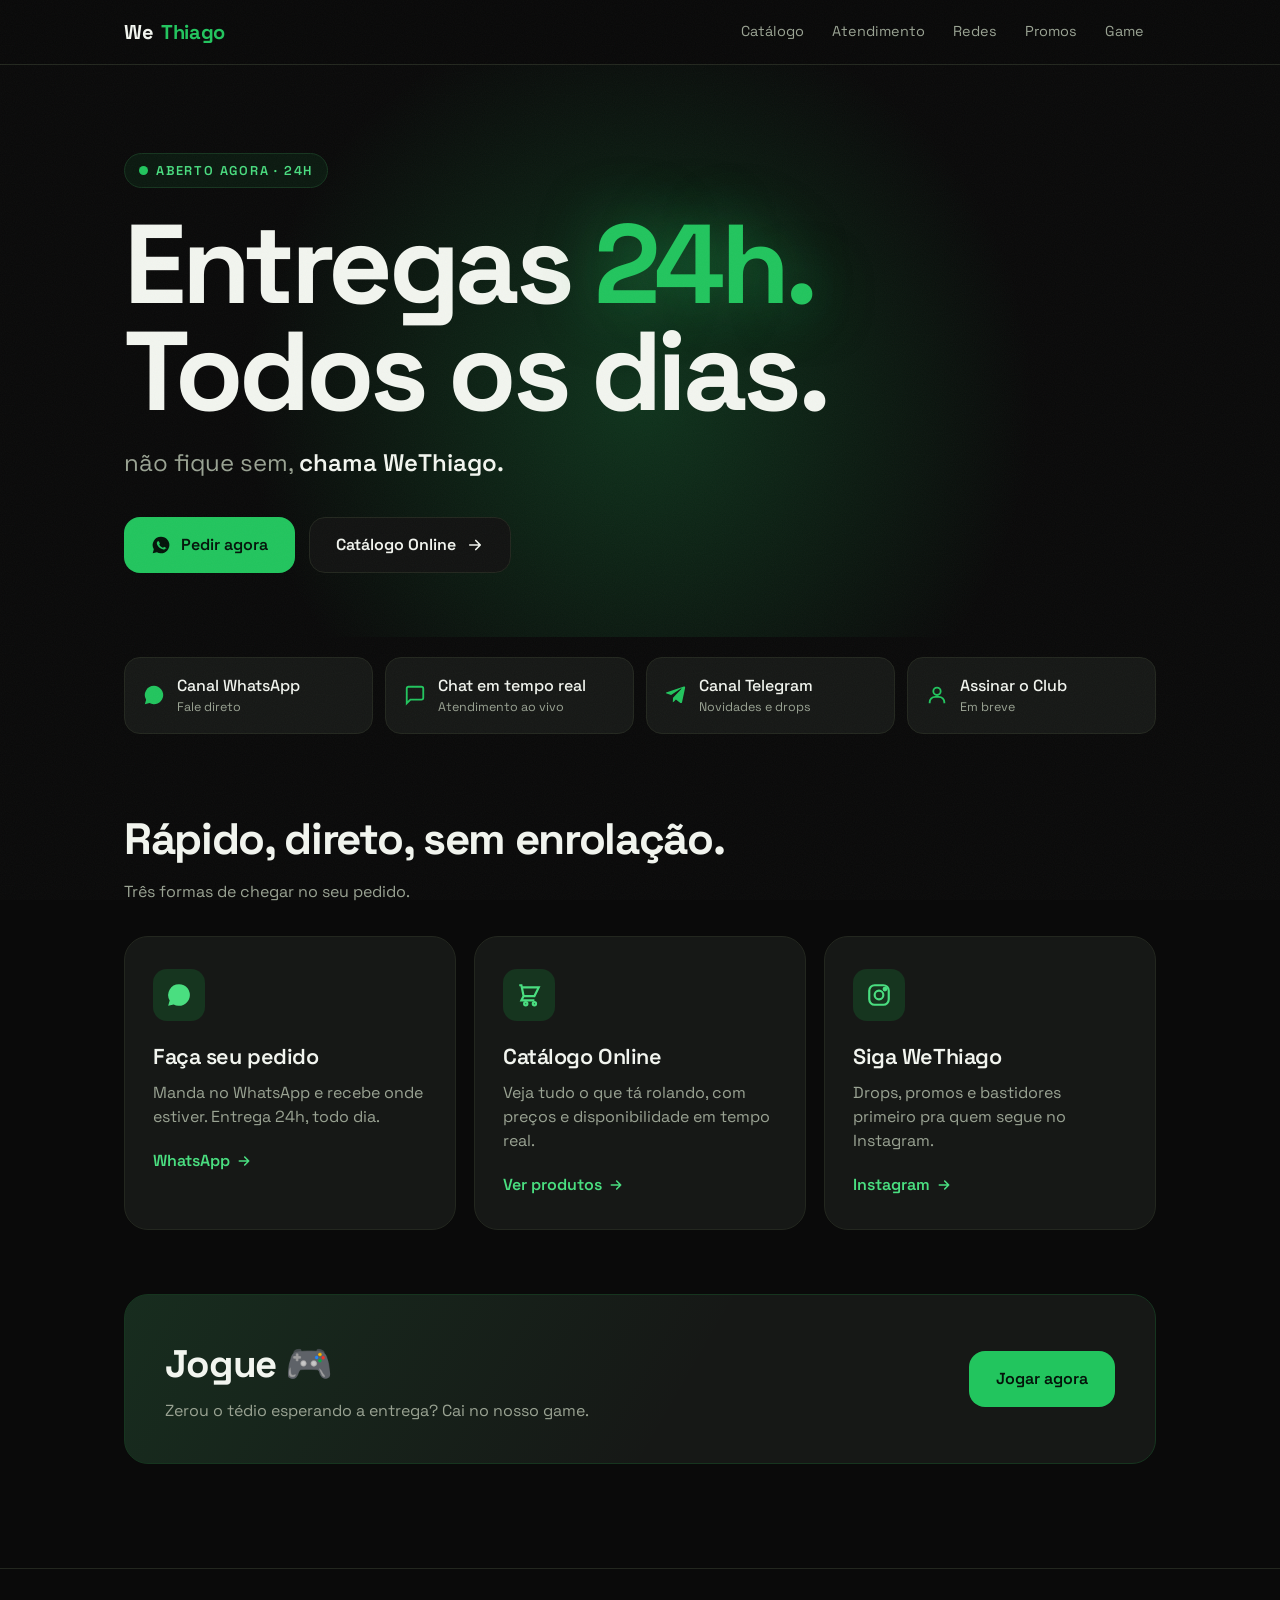
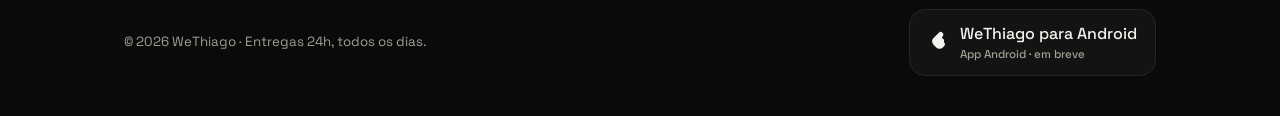
<file: index.html>
<!DOCTYPE html>
<html lang="pt-BR">
<head>
  <meta charset="UTF-8" />
  <meta name="viewport" content="width=device-width, initial-scale=1.0" />
  <title>WeThiago — Entregas 24h. Todos os dias.</title>
  <meta name="description" content="WeThiago: entregas 24h, todos os dias. Faça seu pedido pelo WhatsApp, veja o catálogo online e siga nas redes." />
  <link rel="preconnect" href="https://fonts.googleapis.com" />
  <link rel="preconnect" href="https://fonts.gstatic.com" crossorigin />
  <link href="https://fonts.googleapis.com/css2?family=Space+Grotesk:wght@400;500;600;700&display=swap" rel="stylesheet" />
  <link rel="stylesheet" href="style.css" />
</head>
<body>

  <!-- NAV -->
  <header class="nav">
    <div class="wrap nav__inner">
      <a href="index.html" class="brand">We<span class="dot">Thiago</span></a>
      <nav class="nav__links" id="navLinks">
        <a href="catalogo.html">Catálogo</a>
        <a href="atendimento.html">Atendimento</a>
        <a href="https://www.instagram.com/wethiago" target="_blank" rel="noopener">Redes</a>
        <a href="promos.html">Promos</a>
        <a href="game.html">Game</a>
      </nav>
      <button class="nav__burger" id="burger" aria-label="Abrir menu" aria-expanded="false">
        <svg width="26" height="26" viewBox="0 0 24 24" fill="none" stroke="currentColor" stroke-width="2" stroke-linecap="round"><line x1="4" y1="7" x2="20" y2="7"/><line x1="4" y1="12" x2="20" y2="12"/><line x1="4" y1="17" x2="20" y2="17"/></svg>
      </button>
    </div>
  </header>

  <!-- HERO -->
  <section class="hero">
    <div class="hero__glow"></div>
    <div class="wrap">
      <span class="eyebrow reveal"><span class="pulse"></span> Aberto agora · 24h</span>
      <h1 class="reveal">Entregas <span class="accent">24h.</span><br />Todos os dias.</h1>
      <p class="hero__tag reveal">não fique sem, <em>chama WeThiago.</em></p>
      <div class="hero__cta reveal">
        <a class="btn btn--primary" href="https://wa.me/5500000000000" target="_blank" rel="noopener">
          <svg width="20" height="20" viewBox="0 0 24 24" fill="currentColor"><path d="M12 2a10 10 0 0 0-8.6 15.1L2 22l5.1-1.3A10 10 0 1 0 12 2Zm5.3 14.1c-.2.6-1.3 1.2-1.8 1.2-.5.1-1 .1-1.6-.1-.4-.1-.9-.3-1.5-.6-2.6-1.1-4.3-3.8-4.4-4-.1-.2-1-1.4-1-2.6s.6-1.8.9-2.1c.2-.2.5-.3.7-.3h.5c.2 0 .4 0 .6.5l.8 1.9c.1.2.1.4 0 .5l-.4.6c-.2.2-.3.4-.1.7.2.3.8 1.3 1.7 2.1 1.2 1 2.1 1.3 2.4 1.5.2.1.4.1.6-.1l.7-.9c.2-.2.4-.2.6-.1l1.9.9c.2.1.4.2.4.3.1.2.1.7-.1 1.1Z"/></svg>
          Pedir agora
        </a>
        <a class="btn btn--ghost" href="catalogo.html">
          Catálogo Online
          <svg width="18" height="18" viewBox="0 0 24 24" fill="none" stroke="currentColor" stroke-width="2.2" stroke-linecap="round" stroke-linejoin="round"><path d="M5 12h14M13 6l6 6-6 6"/></svg>
        </a>
      </div>
    </div>
  </section>

  <!-- CHANNELS -->
  <section class="channels">
    <div class="wrap">
      <div class="channels__grid">
        <a class="chan reveal" href="https://wa.me/5500000000000" target="_blank" rel="noopener">
          <svg width="22" height="22" viewBox="0 0 24 24" fill="currentColor"><path d="M12 2a10 10 0 0 0-8.6 15.1L2 22l5.1-1.3A10 10 0 1 0 12 2Z"/></svg>
          <span>Canal WhatsApp<small>Fale direto</small></span>
        </a>
        <a class="chan reveal" href="atendimento.html">
          <svg width="22" height="22" viewBox="0 0 24 24" fill="none" stroke="currentColor" stroke-width="2"><path d="M21 15a2 2 0 0 1-2 2H7l-4 4V5a2 2 0 0 1 2-2h14a2 2 0 0 1 2 2z"/></svg>
          <span>Chat em tempo real<small>Atendimento ao vivo</small></span>
        </a>
        <a class="chan reveal" href="https://t.me/wethiago" target="_blank" rel="noopener">
          <svg width="22" height="22" viewBox="0 0 24 24" fill="currentColor"><path d="m21.9 4.3-3.3 15.5c-.2 1-.9 1.3-1.8.8l-4.9-3.6-2.4 2.3c-.3.3-.5.5-1 .5l.3-4.9L18 5.2c.4-.3-.1-.5-.6-.2L6.6 11.9l-4.8-1.5c-1-.3-1-1 .2-1.5L20.6 2.7c.9-.3 1.6.2 1.3 1.6Z"/></svg>
          <span>Canal Telegram<small>Novidades e drops</small></span>
        </a>
        <span class="chan chan--soon reveal">
          <svg width="22" height="22" viewBox="0 0 24 24" fill="none" stroke="currentColor" stroke-width="2"><circle cx="12" cy="8" r="4"/><path d="M4 21v-1a6 6 0 0 1 6-6h4a6 6 0 0 1 6 6v1"/></svg>
          <span>Assinar o Club<small>Em breve</small></span>
        </span>
      </div>
    </div>
  </section>

  <!-- FEATURES -->
  <section class="section" id="pedido">
    <div class="wrap">
      <div class="section__head reveal">
        <h2>Rápido, direto, sem enrolação.</h2>
        <p>Três formas de chegar no seu pedido.</p>
      </div>
      <div class="features">
        <article class="card reveal">
          <div class="card__icon">
            <svg width="26" height="26" viewBox="0 0 24 24" fill="currentColor"><path d="M12 2a10 10 0 0 0-8.6 15.1L2 22l5.1-1.3A10 10 0 1 0 12 2Z"/></svg>
          </div>
          <h3>Faça seu pedido</h3>
          <p>Manda no WhatsApp e recebe onde estiver. Entrega 24h, todo dia.</p>
          <a class="card__link" href="https://wa.me/5500000000000" target="_blank" rel="noopener">WhatsApp
            <svg width="16" height="16" viewBox="0 0 24 24" fill="none" stroke="currentColor" stroke-width="2.4" stroke-linecap="round" stroke-linejoin="round"><path d="M5 12h14M13 6l6 6-6 6"/></svg>
          </a>
        </article>
        <article class="card reveal">
          <div class="card__icon">
            <svg width="26" height="26" viewBox="0 0 24 24" fill="none" stroke="currentColor" stroke-width="2"><path d="M3 3h2l.4 2M7 13h10l4-8H5.4M7 13 5.4 5M7 13l-2 4h12"/><circle cx="9" cy="20" r="1.5"/><circle cx="17" cy="20" r="1.5"/></svg>
          </div>
          <h3>Catálogo Online</h3>
          <p>Veja tudo o que tá rolando, com preços e disponibilidade em tempo real.</p>
          <a class="card__link" href="catalogo.html">Ver produtos
            <svg width="16" height="16" viewBox="0 0 24 24" fill="none" stroke="currentColor" stroke-width="2.4" stroke-linecap="round" stroke-linejoin="round"><path d="M5 12h14M13 6l6 6-6 6"/></svg>
          </a>
        </article>
        <article class="card reveal">
          <div class="card__icon">
            <svg width="26" height="26" viewBox="0 0 24 24" fill="none" stroke="currentColor" stroke-width="2"><rect x="3" y="3" width="18" height="18" rx="5"/><circle cx="12" cy="12" r="4"/><circle cx="17.5" cy="6.5" r="1.2" fill="currentColor"/></svg>
          </div>
          <h3>Siga WeThiago</h3>
          <p>Drops, promos e bastidores primeiro pra quem segue no Instagram.</p>
          <a class="card__link" href="https://www.instagram.com/wethiago" target="_blank" rel="noopener">Instagram
            <svg width="16" height="16" viewBox="0 0 24 24" fill="none" stroke="currentColor" stroke-width="2.4" stroke-linecap="round" stroke-linejoin="round"><path d="M5 12h14M13 6l6 6-6 6"/></svg>
          </a>
        </article>
      </div>
    </div>
  </section>

  <!-- GAME -->
  <section class="section" id="game" style="padding-top:0">
    <div class="wrap">
      <div class="game reveal">
        <div class="game__txt">
          <h3>Jogue 🎮</h3>
          <p>Zerou o tédio esperando a entrega? Cai no nosso game.</p>
        </div>
        <a class="btn btn--primary" href="game.html">Jogar agora</a>
      </div>
    </div>
  </section>

  <!-- FOOTER -->
  <footer class="footer">
    <div class="wrap footer__inner">
      <small>© <span id="year"></span> WeThiago · Entregas 24h, todos os dias.</small>
      <a class="badge" href="game.html">
        <svg width="22" height="22" viewBox="0 0 24 24" fill="currentColor"><path d="M17.5 9.5 15 7l1.2-1.2a3 3 0 0 0-4.2-4.2L10.7 3 6 7.7c-2 2-2 5.2 0 7.2l3 3c2 2 5.2 2 7.2 0l1.3-1.3a3 3 0 0 0 0-4.2ZM7 17l-3 3"/></svg>
        <span>WeThiago para Android<small>App Android · em breve</small></span>
      </a>
    </div>
  </footer>

  <script>
    document.getElementById('year').textContent = new Date().getFullYear();

    // Mobile menu
    const burger = document.getElementById('burger');
    const links = document.getElementById('navLinks');
    burger.addEventListener('click', () => {
      const open = links.classList.toggle('open');
      burger.setAttribute('aria-expanded', open);
    });

    // Scroll reveal
    const io = new IntersectionObserver((entries) => {
      entries.forEach((e, i) => {
        if (e.isIntersecting) {
          setTimeout(() => e.target.classList.add('in'), i * 60);
          io.unobserve(e.target);
        }
      });
    }, { threshold: 0.12 });
    document.querySelectorAll('.reveal').forEach(el => io.observe(el));
  </script>
</body>
</html>
</file>
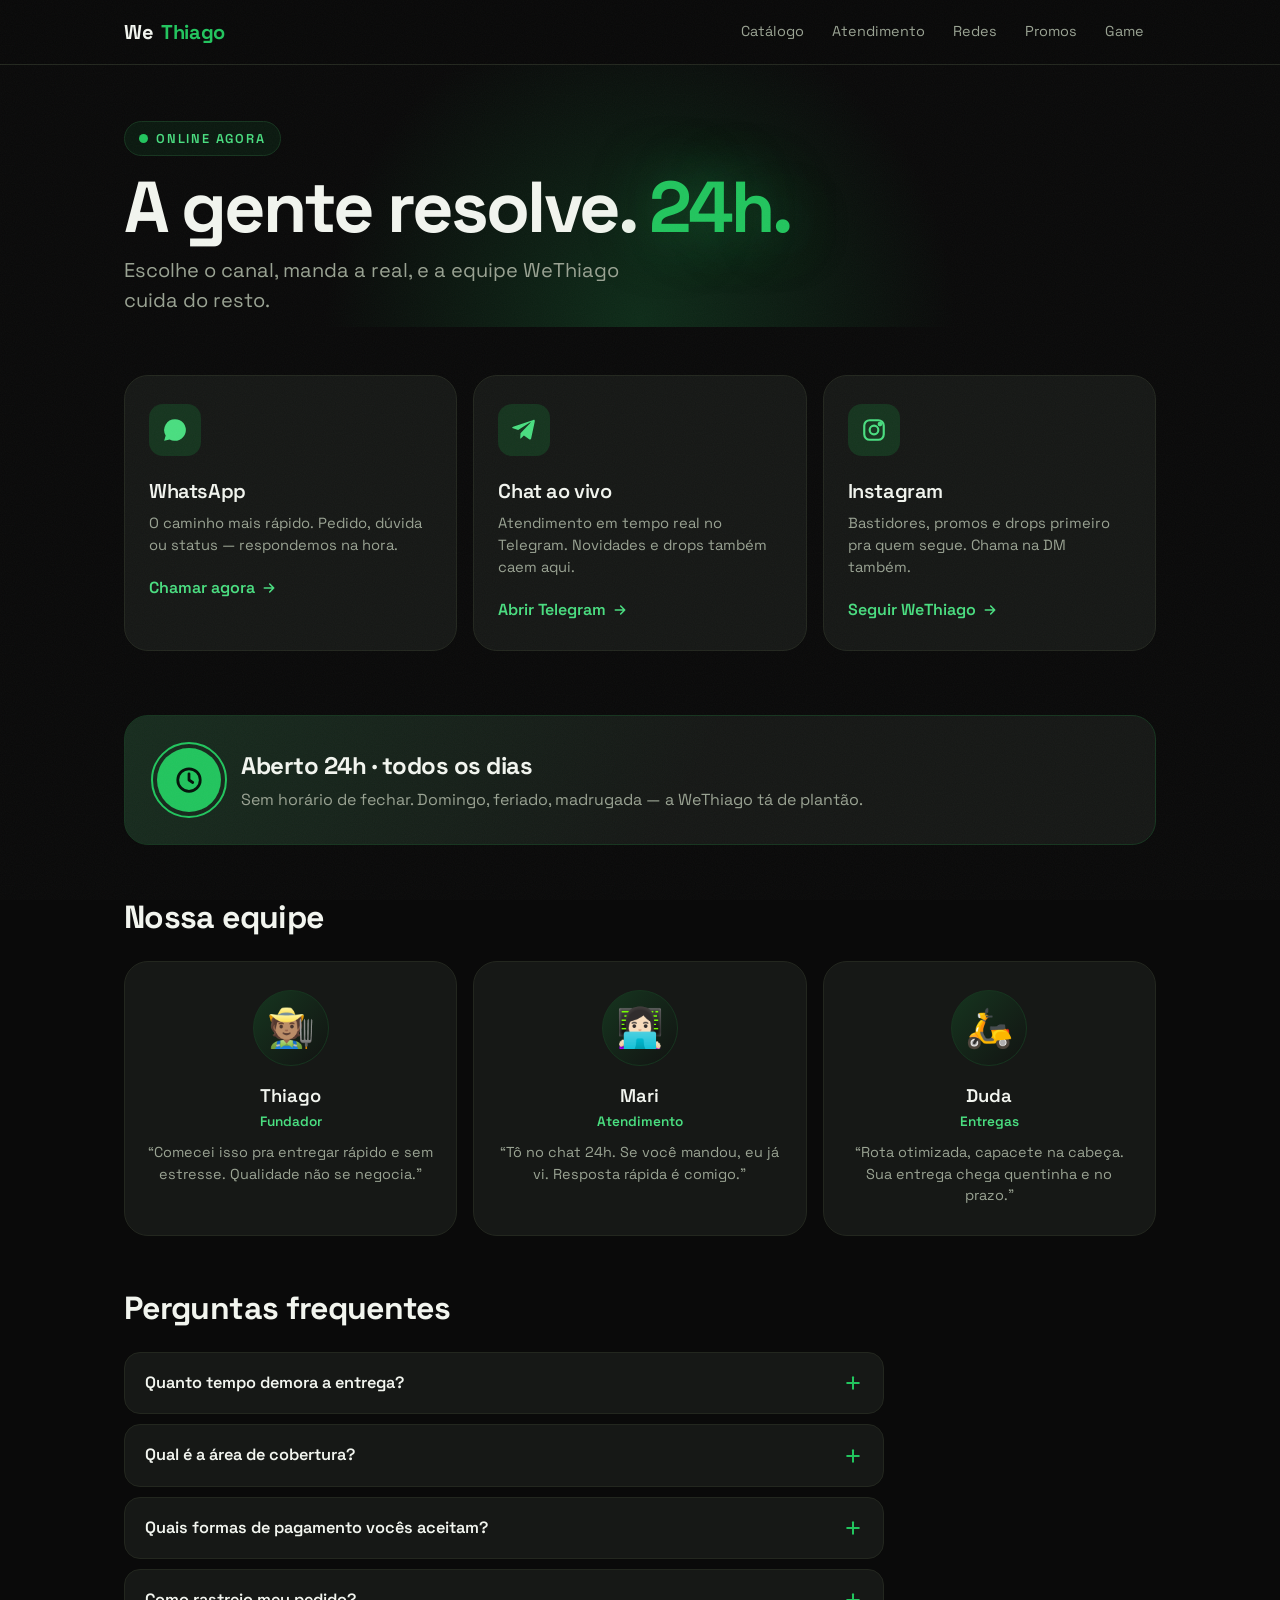
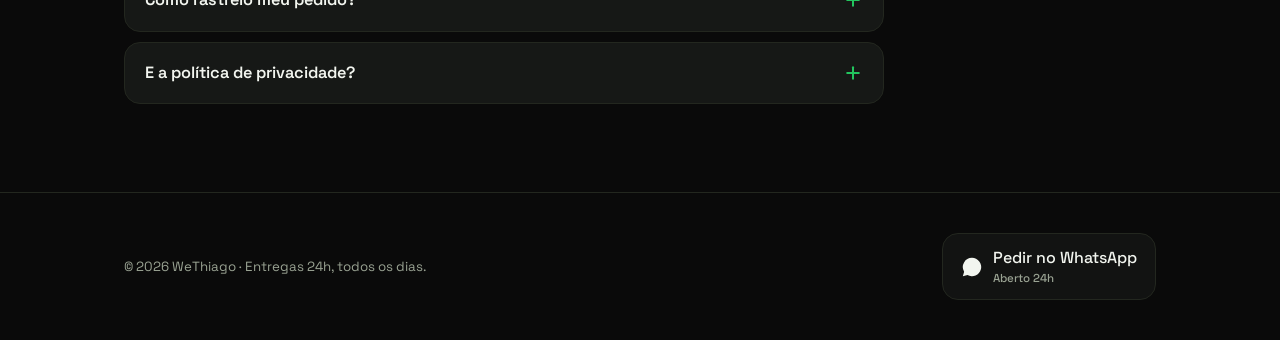
<file: atendimento.html>
<!DOCTYPE html>
<html lang="pt-BR">
<head>
  <meta charset="UTF-8" />
  <meta name="viewport" content="width=device-width, initial-scale=1.0" />
  <title>WeThiago — Atendimento</title>
  <meta name="description" content="Atendimento WeThiago: WhatsApp, chat ao vivo e Instagram. Equipe 24h, todos os dias." />
  <link rel="preconnect" href="https://fonts.googleapis.com" />
  <link rel="preconnect" href="https://fonts.gstatic.com" crossorigin />
  <link href="https://fonts.googleapis.com/css2?family=Space+Grotesk:wght@400;500;600;700&display=swap" rel="stylesheet" />
  <link rel="stylesheet" href="style.css" />
  <style>
    .page-hero { padding: 56px 0 12px; position: relative; overflow: hidden; }
    .page-hero__glow {
      position: absolute; top: -40%; left: 50%; transform: translateX(-50%);
      width: 720px; height: 720px; max-width: 120vw;
      background: radial-gradient(circle, color-mix(in srgb, var(--accent) 18%, transparent) 0%, transparent 62%);
      pointer-events: none; z-index: 0;
    }
    .page-hero .wrap { position: relative; z-index: 1; }
    .page-hero h1 {
      font-family: var(--font-display); font-weight: 700; letter-spacing: -0.04em;
      line-height: 0.98; font-size: clamp(2.4rem, 8vw, 4.5rem); margin: 16px 0 12px;
    }
    .page-hero h1 .accent { color: var(--accent); text-shadow: 0 0 60px color-mix(in srgb, var(--accent) 50%, transparent); }
    .page-hero__tag { color: var(--fg-dim); font-size: clamp(1rem, 2.4vw, 1.25rem); max-width: 40ch; }

    .sub { font-family: var(--font-display); font-weight: 700; letter-spacing: -0.02em; font-size: clamp(1.4rem, 4vw, 2rem); margin-bottom: 20px; }

    /* Channel cards */
    .chan-grid { display: grid; grid-template-columns: repeat(3, 1fr); gap: 16px; }
    .chan-card {
      display: flex; flex-direction: column; gap: 6px; position: relative; overflow: hidden;
      background: var(--bg-card); border: 1px solid var(--line); border-radius: var(--radius-lg);
      padding: 28px 24px; transition: border-color .2s, transform .2s;
    }
    .chan-card:hover { border-color: var(--accent); transform: translateY(-4px); }
    .chan-card__icon { width: 52px; height: 52px; display: grid; place-items: center; border-radius: 14px; background: var(--accent-dim); color: var(--accent-hi); margin-bottom: 14px; }
    .chan-card h3 { font-family: var(--font-display); font-weight: 600; font-size: 1.25rem; letter-spacing: -0.02em; }
    .chan-card p { color: var(--fg-dim); font-size: 0.92rem; }
    .chan-card__cta { margin-top: 14px; font-weight: 600; color: var(--accent-hi); display: inline-flex; align-items: center; gap: 6px; }
    .chan-card__cta svg { transition: transform .18s; }
    .chan-card:hover .chan-card__cta svg { transform: translateX(4px); }

    /* Hours banner */
    .hours {
      display: flex; align-items: center; gap: 20px; flex-wrap: wrap;
      padding: 32px; border-radius: var(--radius-lg); margin-top: 16px;
      border: 1px solid var(--accent-dim);
      background: linear-gradient(120deg, color-mix(in srgb, var(--accent) 12%, transparent), transparent 55%), var(--bg-card);
    }
    .hours__clock {
      width: 64px; height: 64px; flex: 0 0 64px; border-radius: 50%;
      display: grid; place-items: center; color: #04140a; background: var(--accent);
      position: relative;
    }
    .hours__clock::after {
      content: ""; position: absolute; inset: -6px; border-radius: 50%;
      border: 2px solid var(--accent);
      animation: hoursPulse 1.8s infinite;
    }
    @keyframes hoursPulse { 0% { transform: scale(1); opacity: .8; } 70% { transform: scale(1.35); opacity: 0; } 100% { opacity: 0; } }
    .hours__txt h3 { font-family: var(--font-display); font-weight: 700; font-size: 1.5rem; letter-spacing: -0.02em; }
    .hours__txt p { color: var(--fg-dim); margin-top: 4px; }

    /* Team */
    .team-grid { display: grid; grid-template-columns: repeat(3, 1fr); gap: 16px; }
    .member {
      text-align: center; background: var(--bg-card); border: 1px solid var(--line);
      border-radius: var(--radius-lg); padding: 28px 22px; transition: border-color .2s, transform .2s;
    }
    .member:hover { border-color: var(--accent); transform: translateY(-4px); }
    .member__avatar {
      width: 76px; height: 76px; margin: 0 auto 16px; border-radius: 50%;
      display: grid; place-items: center; font-size: 2.4rem;
      background: linear-gradient(135deg, var(--accent-dim), var(--bg-elev));
      border: 1px solid var(--accent-dim);
    }
    .member h3 { font-family: var(--font-display); font-weight: 600; font-size: 1.15rem; }
    .member__role { color: var(--accent-hi); font-size: 0.85rem; font-weight: 600; margin-top: 2px; }
    .member p { color: var(--fg-dim); font-size: 0.9rem; margin-top: 10px; }

    /* FAQ accordion */
    .faq { display: flex; flex-direction: column; gap: 10px; max-width: 760px; }
    .faq__item { background: var(--bg-card); border: 1px solid var(--line); border-radius: var(--radius); overflow: hidden; transition: border-color .2s; }
    .faq__item[open] { border-color: var(--accent-dim); }
    .faq__q {
      list-style: none; cursor: pointer; padding: 18px 20px; display: flex;
      align-items: center; justify-content: space-between; gap: 12px;
      font-family: var(--font-display); font-weight: 600; font-size: 1.02rem;
    }
    .faq__q::-webkit-details-marker { display: none; }
    .faq__q svg { flex: 0 0 20px; color: var(--accent); transition: transform .22s; }
    .faq__item[open] .faq__q svg { transform: rotate(45deg); }
    .faq__a { padding: 0 20px 18px; color: var(--fg-dim); line-height: 1.6; }

    .section { padding: 48px 0; }
    .section:first-of-type { padding-top: 24px; }

    @media (max-width: 860px) {
      .chan-grid, .team-grid { grid-template-columns: 1fr; }
    }
    @media (max-width: 640px) {
      .hours { flex-direction: row; padding: 24px; }
    }
  </style>
</head>
<body>

  <!-- NAV -->
  <header class="nav">
    <div class="wrap nav__inner">
      <a href="index.html" class="brand">We<span class="dot">Thiago</span></a>
      <nav class="nav__links" id="navLinks">
        <a href="catalogo.html">Catálogo</a>
        <a href="atendimento.html">Atendimento</a>
        <a href="https://www.instagram.com/wethiago" target="_blank" rel="noopener">Redes</a>
        <a href="promos.html">Promos</a>
        <a href="game.html">Game</a>
      </nav>
      <button class="nav__burger" id="burger" aria-label="Abrir menu" aria-expanded="false">
        <svg width="26" height="26" viewBox="0 0 24 24" fill="none" stroke="currentColor" stroke-width="2" stroke-linecap="round"><line x1="4" y1="7" x2="20" y2="7"/><line x1="4" y1="12" x2="20" y2="12"/><line x1="4" y1="17" x2="20" y2="17"/></svg>
      </button>
    </div>
  </header>

  <!-- PAGE HERO -->
  <section class="page-hero">
    <div class="page-hero__glow"></div>
    <div class="wrap">
      <span class="eyebrow"><span class="pulse"></span> Online agora</span>
      <h1>A gente resolve. <span class="accent">24h.</span></h1>
      <p class="page-hero__tag">Escolhe o canal, manda a real, e a equipe WeThiago cuida do resto.</p>
    </div>
  </section>

  <!-- CHANNELS -->
  <section class="section">
    <div class="wrap">
      <div class="chan-grid">
        <a class="chan-card" href="https://wa.me/5500000000000" target="_blank" rel="noopener">
          <div class="chan-card__icon">
            <svg width="26" height="26" viewBox="0 0 24 24" fill="currentColor"><path d="M12 2a10 10 0 0 0-8.6 15.1L2 22l5.1-1.3A10 10 0 1 0 12 2Z"/></svg>
          </div>
          <h3>WhatsApp</h3>
          <p>O caminho mais rápido. Pedido, dúvida ou status — respondemos na hora.</p>
          <span class="chan-card__cta">Chamar agora
            <svg width="16" height="16" viewBox="0 0 24 24" fill="none" stroke="currentColor" stroke-width="2.4" stroke-linecap="round" stroke-linejoin="round"><path d="M5 12h14M13 6l6 6-6 6"/></svg>
          </span>
        </a>
        <a class="chan-card" href="https://t.me/wethiago" target="_blank" rel="noopener">
          <div class="chan-card__icon">
            <svg width="26" height="26" viewBox="0 0 24 24" fill="currentColor"><path d="m21.9 4.3-3.3 15.5c-.2 1-.9 1.3-1.8.8l-4.9-3.6-2.4 2.3c-.3.3-.5.5-1 .5l.3-4.9L18 5.2c.4-.3-.1-.5-.6-.2L6.6 11.9l-4.8-1.5c-1-.3-1-1 .2-1.5L20.6 2.7c.9-.3 1.6.2 1.3 1.6Z"/></svg>
          </div>
          <h3>Chat ao vivo</h3>
          <p>Atendimento em tempo real no Telegram. Novidades e drops também caem aqui.</p>
          <span class="chan-card__cta">Abrir Telegram
            <svg width="16" height="16" viewBox="0 0 24 24" fill="none" stroke="currentColor" stroke-width="2.4" stroke-linecap="round" stroke-linejoin="round"><path d="M5 12h14M13 6l6 6-6 6"/></svg>
          </span>
        </a>
        <a class="chan-card" href="https://www.instagram.com/wethiago" target="_blank" rel="noopener">
          <div class="chan-card__icon">
            <svg width="26" height="26" viewBox="0 0 24 24" fill="none" stroke="currentColor" stroke-width="2"><rect x="3" y="3" width="18" height="18" rx="5"/><circle cx="12" cy="12" r="4"/><circle cx="17.5" cy="6.5" r="1.2" fill="currentColor"/></svg>
          </div>
          <h3>Instagram</h3>
          <p>Bastidores, promos e drops primeiro pra quem segue. Chama na DM também.</p>
          <span class="chan-card__cta">Seguir WeThiago
            <svg width="16" height="16" viewBox="0 0 24 24" fill="none" stroke="currentColor" stroke-width="2.4" stroke-linecap="round" stroke-linejoin="round"><path d="M5 12h14M13 6l6 6-6 6"/></svg>
          </span>
        </a>
      </div>
    </div>
  </section>

  <!-- HOURS -->
  <section class="section" style="padding-top:0">
    <div class="wrap">
      <div class="hours">
        <div class="hours__clock">
          <svg width="30" height="30" viewBox="0 0 24 24" fill="none" stroke="currentColor" stroke-width="2.2" stroke-linecap="round" stroke-linejoin="round"><circle cx="12" cy="12" r="9"/><path d="M12 7v5l3 2"/></svg>
        </div>
        <div class="hours__txt">
          <h3>Aberto 24h · todos os dias</h3>
          <p>Sem horário de fechar. Domingo, feriado, madrugada — a WeThiago tá de plantão.</p>
        </div>
      </div>
    </div>
  </section>

  <!-- TEAM -->
  <section class="section" style="padding-top:0">
    <div class="wrap">
      <h2 class="sub">Nossa equipe</h2>
      <div class="team-grid">
        <article class="member">
          <div class="member__avatar" aria-hidden="true">🧑🏽‍🌾</div>
          <h3>Thiago</h3>
          <div class="member__role">Fundador</div>
          <p>“Comecei isso pra entregar rápido e sem estresse. Qualidade não se negocia.”</p>
        </article>
        <article class="member">
          <div class="member__avatar" aria-hidden="true">👩🏻‍💻</div>
          <h3>Mari</h3>
          <div class="member__role">Atendimento</div>
          <p>“Tô no chat 24h. Se você mandou, eu já vi. Resposta rápida é comigo.”</p>
        </article>
        <article class="member">
          <div class="member__avatar" aria-hidden="true">🛵</div>
          <h3>Duda</h3>
          <div class="member__role">Entregas</div>
          <p>“Rota otimizada, capacete na cabeça. Sua entrega chega quentinha e no prazo.”</p>
        </article>
      </div>
    </div>
  </section>

  <!-- FAQ -->
  <section class="section" style="padding-top:0">
    <div class="wrap">
      <h2 class="sub">Perguntas frequentes</h2>
      <div class="faq">
        <details class="faq__item">
          <summary class="faq__q">Quanto tempo demora a entrega?
            <svg width="20" height="20" viewBox="0 0 24 24" fill="none" stroke="currentColor" stroke-width="2.4" stroke-linecap="round"><line x1="12" y1="5" x2="12" y2="19"/><line x1="5" y1="12" x2="19" y2="12"/></svg>
          </summary>
          <div class="faq__a">Na maioria das regiões, entre 30 e 60 minutos após a confirmação. Em horários de pico ou áreas mais distantes pode variar — a gente sempre avisa o prazo real no WhatsApp.</div>
        </details>
        <details class="faq__item">
          <summary class="faq__q">Qual é a área de cobertura?
            <svg width="20" height="20" viewBox="0 0 24 24" fill="none" stroke="currentColor" stroke-width="2.4" stroke-linecap="round"><line x1="12" y1="5" x2="12" y2="19"/><line x1="5" y1="12" x2="19" y2="12"/></svg>
          </summary>
          <div class="faq__a">Atendemos toda a região central e bairros próximos. Manda seu endereço no WhatsApp e confirmamos na hora se está na área — e o valor do frete, se houver.</div>
        </details>
        <details class="faq__item">
          <summary class="faq__q">Quais formas de pagamento vocês aceitam?
            <svg width="20" height="20" viewBox="0 0 24 24" fill="none" stroke="currentColor" stroke-width="2.4" stroke-linecap="round"><line x1="12" y1="5" x2="12" y2="19"/><line x1="5" y1="12" x2="19" y2="12"/></svg>
          </summary>
          <div class="faq__a">Pix (mais rápido), dinheiro na entrega e cartão via maquininha em pedidos selecionados. Combine tudo direto no atendimento antes de fechar o pedido.</div>
        </details>
        <details class="faq__item">
          <summary class="faq__q">Como rastreio meu pedido?
            <svg width="20" height="20" viewBox="0 0 24 24" fill="none" stroke="currentColor" stroke-width="2.4" stroke-linecap="round"><line x1="12" y1="5" x2="12" y2="19"/><line x1="5" y1="12" x2="19" y2="12"/></svg>
          </summary>
          <div class="faq__a">Assim que o pedido sai, a Duda avisa no WhatsApp com a estimativa de chegada. Qualquer dúvida no meio do caminho, é só responder na mesma conversa.</div>
        </details>
        <details class="faq__item">
          <summary class="faq__q">E a política de privacidade?
            <svg width="20" height="20" viewBox="0 0 24 24" fill="none" stroke="currentColor" stroke-width="2.4" stroke-linecap="round"><line x1="12" y1="5" x2="12" y2="19"/><line x1="5" y1="12" x2="19" y2="12"/></svg>
          </summary>
          <div class="faq__a">Discrição total. Seus dados são usados só pra concluir a entrega e nunca são compartilhados com terceiros. Embalagem neutra e sem identificação externa.</div>
        </details>
      </div>
    </div>
  </section>

  <!-- FOOTER -->
  <footer class="footer">
    <div class="wrap footer__inner">
      <small>© <span id="year"></span> WeThiago · Entregas 24h, todos os dias.</small>
      <a class="badge" href="https://wa.me/5500000000000" target="_blank" rel="noopener">
        <svg width="22" height="22" viewBox="0 0 24 24" fill="currentColor"><path d="M12 2a10 10 0 0 0-8.6 15.1L2 22l5.1-1.3A10 10 0 1 0 12 2Z"/></svg>
        <span>Pedir no WhatsApp<small>Aberto 24h</small></span>
      </a>
    </div>
  </footer>

  <script>
    document.getElementById('year').textContent = new Date().getFullYear();
    const burger = document.getElementById('burger');
    const links = document.getElementById('navLinks');
    burger.addEventListener('click', () => {
      const open = links.classList.toggle('open');
      burger.setAttribute('aria-expanded', open);
    });
  </script>
</body>
</html>
</file>
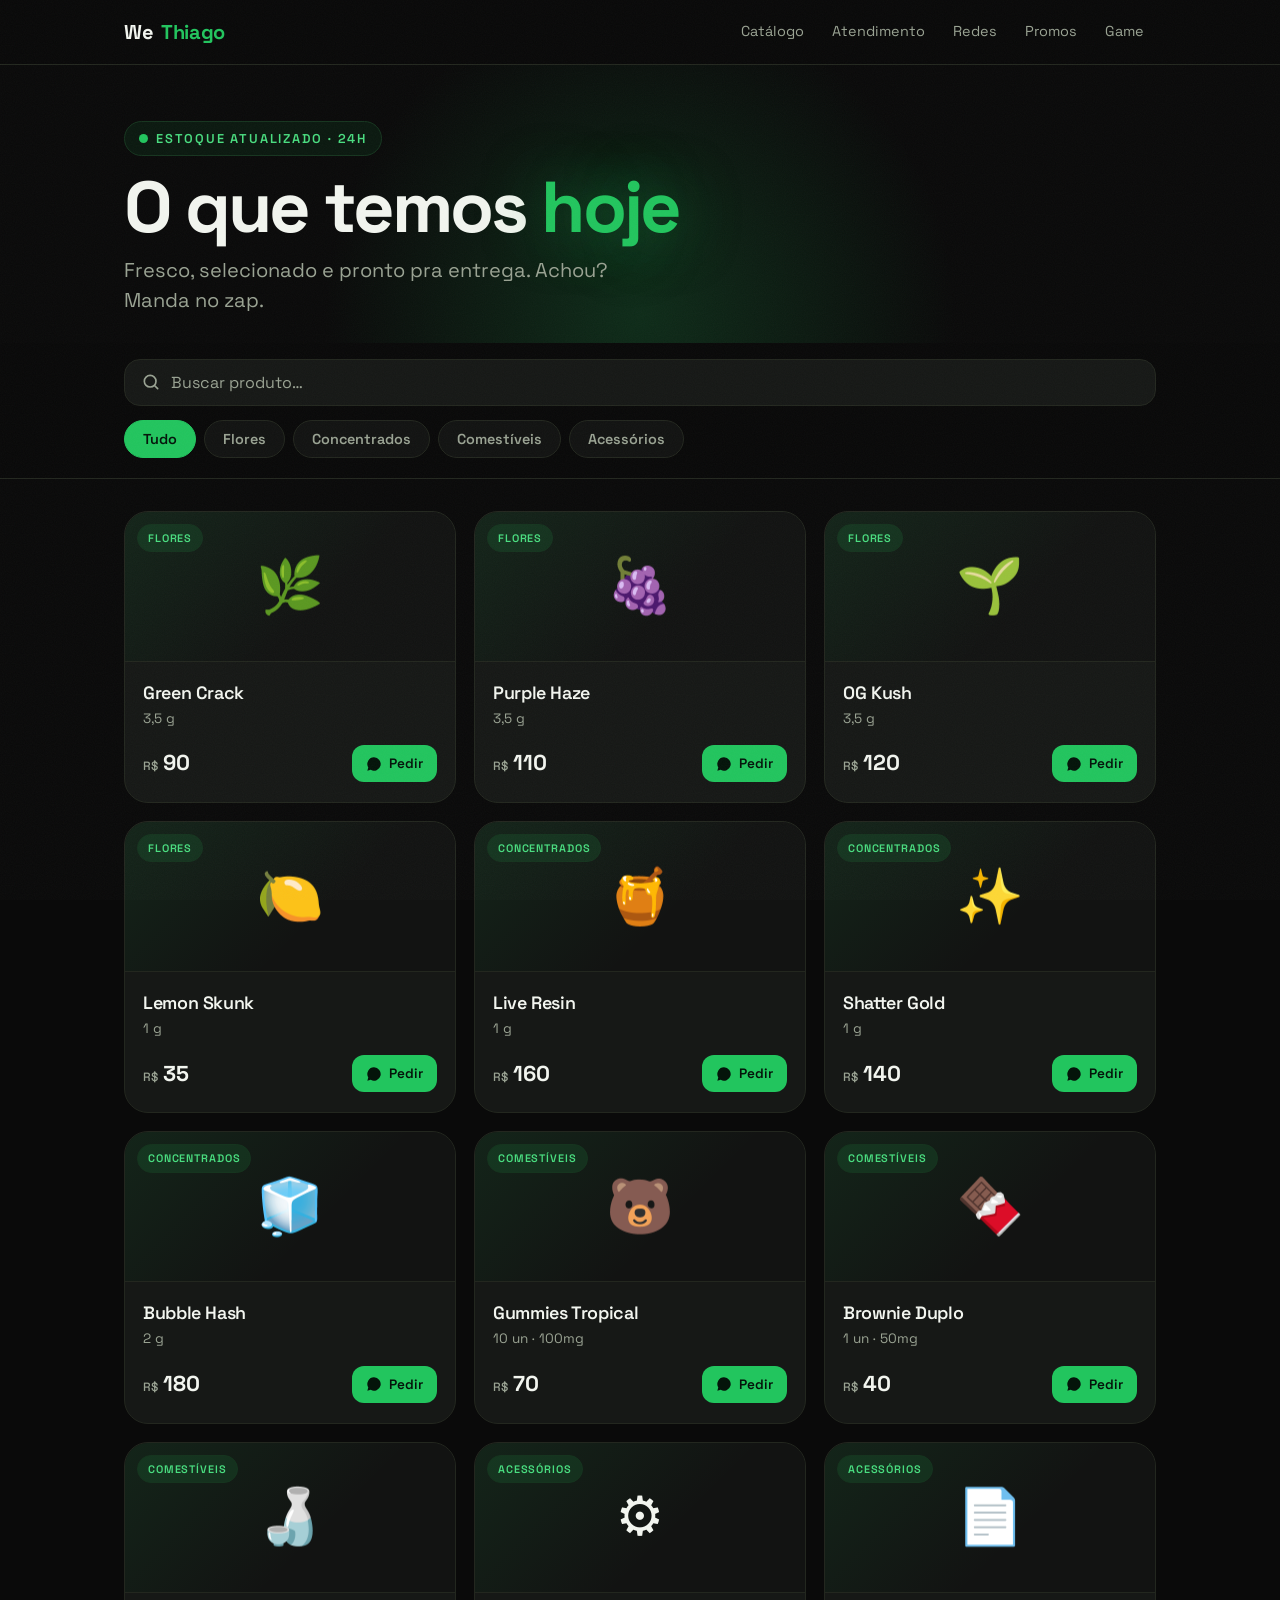
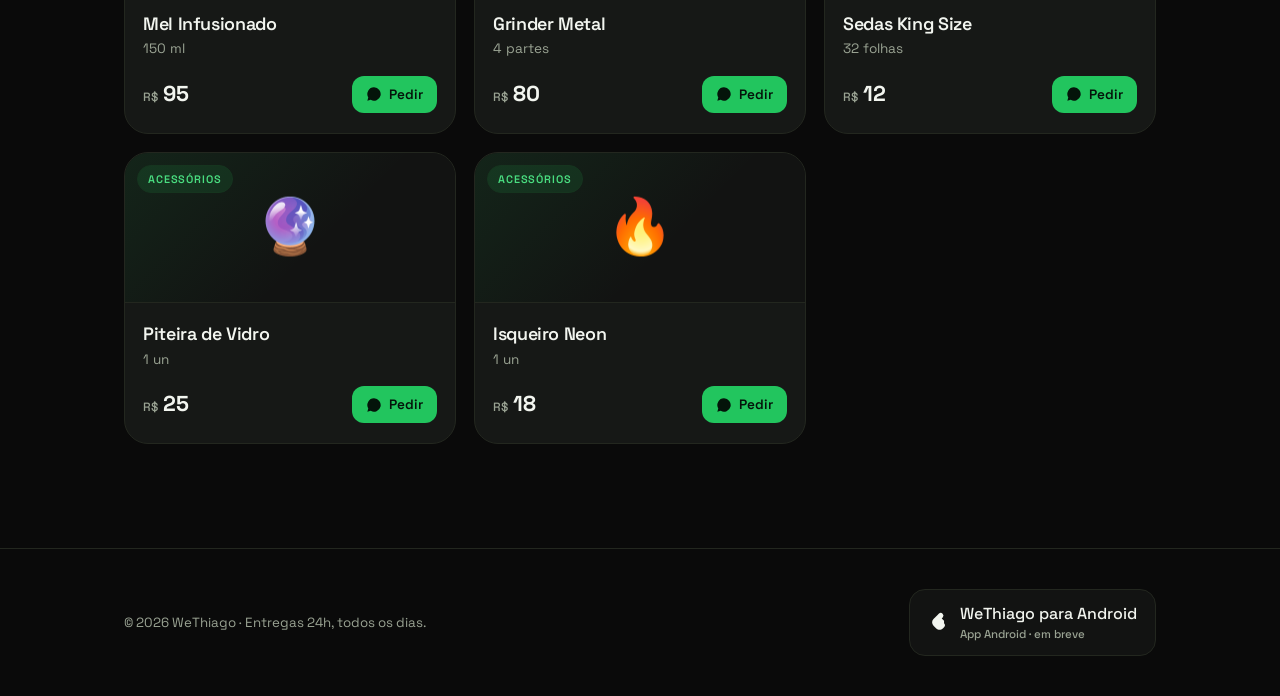
<file: catalogo.html>
<!DOCTYPE html>
<html lang="pt-BR">
<head>
  <meta charset="UTF-8" />
  <meta name="viewport" content="width=device-width, initial-scale=1.0" />
  <title>WeThiago — Catálogo</title>
  <meta name="description" content="Catálogo WeThiago: flores, concentrados, comestíveis e acessórios. Peça direto pelo WhatsApp, 24h." />
  <link rel="preconnect" href="https://fonts.googleapis.com" />
  <link rel="preconnect" href="https://fonts.gstatic.com" crossorigin />
  <link href="https://fonts.googleapis.com/css2?family=Space+Grotesk:wght@400;500;600;700&display=swap" rel="stylesheet" />
  <link rel="stylesheet" href="style.css" />
  <style>
    /* ---- Catálogo ---- */
    .page-hero { padding: 56px 0 28px; position: relative; overflow: hidden; }
    .page-hero__glow {
      position: absolute; top: -40%; left: 50%; transform: translateX(-50%);
      width: 720px; height: 720px; max-width: 120vw;
      background: radial-gradient(circle, color-mix(in srgb, var(--accent) 18%, transparent) 0%, transparent 62%);
      pointer-events: none; z-index: 0;
    }
    .page-hero .wrap { position: relative; z-index: 1; }
    .page-hero h1 {
      font-family: var(--font-display); font-weight: 700; letter-spacing: -0.04em;
      line-height: 0.98; font-size: clamp(2.4rem, 8vw, 4.5rem); margin: 16px 0 12px;
    }
    .page-hero h1 .accent { color: var(--accent); text-shadow: 0 0 60px color-mix(in srgb, var(--accent) 50%, transparent); }
    .page-hero__tag { color: var(--fg-dim); font-size: clamp(1rem, 2.4vw, 1.25rem); max-width: 40ch; }

    /* Toolbar: search + filters */
    .toolbar { position: sticky; top: 64px; z-index: 40;
      background: color-mix(in srgb, var(--bg) 88%, transparent); backdrop-filter: blur(10px);
      padding: 16px 0; border-bottom: 1px solid var(--line); }
    .search {
      display: flex; align-items: center; gap: 10px;
      background: var(--bg-card); border: 1px solid var(--line); border-radius: var(--radius);
      padding: 12px 16px; margin-bottom: 14px;
    }
    .search svg { flex: 0 0 20px; color: var(--fg-dim); }
    .search input {
      flex: 1; background: none; border: 0; outline: none;
      color: var(--fg); font-family: var(--font-body); font-size: 1rem;
    }
    .search input::placeholder { color: var(--fg-dim); }
    .filters { display: flex; gap: 8px; overflow-x: auto; padding-bottom: 4px; -webkit-overflow-scrolling: touch; scrollbar-width: none; }
    .filters::-webkit-scrollbar { display: none; }
    .chip {
      flex: 0 0 auto; font-family: var(--font-display); font-weight: 600; font-size: 0.9rem;
      color: var(--fg-dim); background: var(--bg-elev); border: 1px solid var(--line);
      padding: 9px 18px; border-radius: 999px; cursor: pointer; white-space: nowrap;
      transition: color .16s, background .16s, border-color .16s, transform .12s;
    }
    .chip:hover { color: var(--fg); border-color: var(--accent); }
    .chip.active { background: var(--accent); color: #04140a; border-color: var(--accent); }
    .chip:active { transform: translateY(1px); }

    /* Product grid */
    .catalog { padding: 32px 0 64px; }
    .grid { display: grid; grid-template-columns: repeat(3, 1fr); gap: 18px; }
    .prod {
      display: flex; flex-direction: column; position: relative;
      background: var(--bg-card); border: 1px solid var(--line); border-radius: var(--radius-lg);
      overflow: hidden; transition: border-color .2s, transform .2s;
    }
    .prod::before {
      content: ""; position: absolute; inset: 0;
      background: radial-gradient(120% 80% at 100% 0%, color-mix(in srgb, var(--accent) 9%, transparent), transparent 60%);
      opacity: 0; transition: opacity .25s; pointer-events: none;
    }
    .prod:hover { border-color: var(--accent); transform: translateY(-4px); }
    .prod:hover::before { opacity: 1; }
    .prod__art {
      height: 150px; display: grid; place-items: center; font-size: 3.4rem;
      background:
        linear-gradient(135deg, color-mix(in srgb, var(--accent) 10%, transparent), transparent 60%),
        var(--bg-elev);
      border-bottom: 1px solid var(--line); position: relative;
    }
    .prod__cat {
      position: absolute; top: 12px; left: 12px;
      font-family: var(--font-display); font-weight: 600; font-size: 0.68rem;
      letter-spacing: 0.08em; text-transform: uppercase;
      color: var(--accent-hi); background: color-mix(in srgb, var(--accent) 12%, transparent);
      border: 1px solid var(--accent-dim); padding: 5px 10px; border-radius: 999px;
    }
    .prod__body { padding: 18px 18px 20px; display: flex; flex-direction: column; flex: 1; position: relative; z-index: 1; }
    .prod__name { font-family: var(--font-display); font-weight: 600; font-size: 1.12rem; letter-spacing: -0.02em; }
    .prod__unit { color: var(--fg-dim); font-size: 0.85rem; margin-top: 2px; }
    .prod__foot { display: flex; align-items: center; justify-content: space-between; gap: 10px; margin-top: auto; padding-top: 16px; }
    .prod__price { font-family: var(--font-display); font-weight: 700; font-size: 1.35rem; color: var(--fg); }
    .prod__price small { color: var(--fg-dim); font-weight: 500; font-size: 0.75rem; }
    .prod__btn {
      display: inline-flex; align-items: center; gap: 7px;
      font-family: var(--font-display); font-weight: 600; font-size: 0.85rem;
      background: var(--accent); color: #04140a; border: 0; cursor: pointer;
      padding: 10px 14px; border-radius: 12px; transition: background .16s, transform .14s, box-shadow .16s;
    }
    .prod__btn:hover { background: var(--accent-hi); transform: translateY(-2px); box-shadow: 0 10px 26px -8px color-mix(in srgb, var(--accent) 65%, transparent); }
    .prod__btn:active { transform: translateY(0); }
    .prod__btn svg { flex: 0 0 16px; }

    .empty { text-align: center; color: var(--fg-dim); padding: 60px 0; grid-column: 1 / -1; display: none; }
    .empty.show { display: block; }

    @media (max-width: 860px) { .grid { grid-template-columns: repeat(2, 1fr); } }
    @media (max-width: 640px) {
      .grid { grid-template-columns: repeat(2, 1fr); gap: 12px; }
      .prod__art { height: 118px; font-size: 2.6rem; }
      .prod__name { font-size: 1rem; }
      .prod__price { font-size: 1.15rem; }
      .prod__btn { padding: 9px 11px; font-size: 0.8rem; }
    }
    @media (max-width: 400px) { .grid { grid-template-columns: 1fr; } }
  </style>
</head>
<body>

  <!-- NAV -->
  <header class="nav">
    <div class="wrap nav__inner">
      <a href="index.html" class="brand">We<span class="dot">Thiago</span></a>
      <nav class="nav__links" id="navLinks">
        <a href="catalogo.html">Catálogo</a>
        <a href="atendimento.html">Atendimento</a>
        <a href="https://www.instagram.com/wethiago" target="_blank" rel="noopener">Redes</a>
        <a href="promos.html">Promos</a>
        <a href="game.html">Game</a>
      </nav>
      <button class="nav__burger" id="burger" aria-label="Abrir menu" aria-expanded="false">
        <svg width="26" height="26" viewBox="0 0 24 24" fill="none" stroke="currentColor" stroke-width="2" stroke-linecap="round"><line x1="4" y1="7" x2="20" y2="7"/><line x1="4" y1="12" x2="20" y2="12"/><line x1="4" y1="17" x2="20" y2="17"/></svg>
      </button>
    </div>
  </header>

  <!-- PAGE HERO -->
  <section class="page-hero">
    <div class="page-hero__glow"></div>
    <div class="wrap">
      <span class="eyebrow"><span class="pulse"></span> Estoque atualizado · 24h</span>
      <h1>O que temos <span class="accent">hoje</span></h1>
      <p class="page-hero__tag">Fresco, selecionado e pronto pra entrega. Achou? Manda no zap.</p>
    </div>
  </section>

  <!-- TOOLBAR -->
  <div class="toolbar">
    <div class="wrap">
      <label class="search">
        <svg width="20" height="20" viewBox="0 0 24 24" fill="none" stroke="currentColor" stroke-width="2" stroke-linecap="round"><circle cx="11" cy="11" r="7"/><path d="m20 20-3.5-3.5"/></svg>
        <input type="search" id="search" placeholder="Buscar produto…" aria-label="Buscar produto" />
      </label>
      <div class="filters" id="filters">
        <button class="chip active" data-cat="all">Tudo</button>
        <button class="chip" data-cat="Flores">Flores</button>
        <button class="chip" data-cat="Concentrados">Concentrados</button>
        <button class="chip" data-cat="Comestíveis">Comestíveis</button>
        <button class="chip" data-cat="Acessórios">Acessórios</button>
      </div>
    </div>
  </div>

  <!-- CATALOG -->
  <section class="catalog">
    <div class="wrap">
      <div class="grid" id="grid"></div>
      <p class="empty" id="empty">Nada encontrado por aqui. Tenta outra busca 🌿</p>
    </div>
  </section>

  <!-- FOOTER -->
  <footer class="footer">
    <div class="wrap footer__inner">
      <small>© <span id="year"></span> WeThiago · Entregas 24h, todos os dias.</small>
      <a class="badge" href="game.html">
        <svg width="22" height="22" viewBox="0 0 24 24" fill="currentColor"><path d="M17.5 9.5 15 7l1.2-1.2a3 3 0 0 0-4.2-4.2L10.7 3 6 7.7c-2 2-2 5.2 0 7.2l3 3c2 2 5.2 2 7.2 0l1.3-1.3a3 3 0 0 0 0-4.2ZM7 17l-3 3"/></svg>
        <span>WeThiago para Android<small>App Android · em breve</small></span>
      </a>
    </div>
  </footer>

  <script>
    document.getElementById('year').textContent = new Date().getFullYear();

    // Mobile menu
    const burger = document.getElementById('burger');
    const links = document.getElementById('navLinks');
    burger.addEventListener('click', () => {
      const open = links.classList.toggle('open');
      burger.setAttribute('aria-expanded', open);
    });

    // ---- Product data ----
    const WA = 'https://wa.me/5500000000000?text=Quero+';
    const PRODUCTS = [
      { name: 'Green Crack',      cat: 'Flores',       unit: '3,5 g',         price: '90',  emoji: '🌿' },
      { name: 'Purple Haze',      cat: 'Flores',       unit: '3,5 g',         price: '110', emoji: '🍇' },
      { name: 'OG Kush',          cat: 'Flores',       unit: '3,5 g',         price: '120', emoji: '🌱' },
      { name: 'Lemon Skunk',      cat: 'Flores',       unit: '1 g',           price: '35',  emoji: '🍋' },
      { name: 'Live Resin',       cat: 'Concentrados', unit: '1 g',           price: '160', emoji: '🍯' },
      { name: 'Shatter Gold',     cat: 'Concentrados', unit: '1 g',           price: '140', emoji: '✨' },
      { name: 'Bubble Hash',      cat: 'Concentrados', unit: '2 g',           price: '180', emoji: '🧊' },
      { name: 'Gummies Tropical', cat: 'Comestíveis',  unit: '10 un · 100mg', price: '70',  emoji: '🐻' },
      { name: 'Brownie Duplo',    cat: 'Comestíveis',  unit: '1 un · 50mg',   price: '40',  emoji: '🍫' },
      { name: 'Mel Infusionado',  cat: 'Comestíveis',  unit: '150 ml',        price: '95',  emoji: '🍶' },
      { name: 'Grinder Metal',    cat: 'Acessórios',   unit: '4 partes',      price: '80',  emoji: '⚙️' },
      { name: 'Sedas King Size',  cat: 'Acessórios',   unit: '32 folhas',     price: '12',  emoji: '📄' },
      { name: 'Piteira de Vidro', cat: 'Acessórios',   unit: '1 un',          price: '25',  emoji: '🔮' },
      { name: 'Isqueiro Neon',    cat: 'Acessórios',   unit: '1 un',          price: '18',  emoji: '🔥' },
    ];

    const grid = document.getElementById('grid');
    const empty = document.getElementById('empty');
    const searchInput = document.getElementById('search');
    let activeCat = 'all';
    let query = '';

    function render() {
      const q = query.trim().toLowerCase();
      const items = PRODUCTS.filter(p =>
        (activeCat === 'all' || p.cat === activeCat) &&
        (q === '' || p.name.toLowerCase().includes(q))
      );
      grid.innerHTML = items.map(p => `
        <article class="prod">
          <div class="prod__art">
            <span class="prod__cat">${p.cat}</span>
            <span aria-hidden="true">${p.emoji}</span>
          </div>
          <div class="prod__body">
            <h3 class="prod__name">${p.name}</h3>
            <span class="prod__unit">${p.unit}</span>
            <div class="prod__foot">
              <span class="prod__price"><small>R$</small> ${p.price}</span>
              <button class="prod__btn" data-name="${encodeURIComponent(p.name)}">
                <svg width="16" height="16" viewBox="0 0 24 24" fill="currentColor"><path d="M12 2a10 10 0 0 0-8.6 15.1L2 22l5.1-1.3A10 10 0 1 0 12 2Z"/></svg>
                Pedir
              </button>
            </div>
          </div>
        </article>
      `).join('');
      empty.classList.toggle('show', items.length === 0);
    }

    grid.addEventListener('click', (e) => {
      const btn = e.target.closest('.prod__btn');
      if (!btn) return;
      window.open(WA + btn.dataset.name, '_blank', 'noopener');
    });

    document.getElementById('filters').addEventListener('click', (e) => {
      const chip = e.target.closest('.chip');
      if (!chip) return;
      document.querySelectorAll('.chip').forEach(c => c.classList.remove('active'));
      chip.classList.add('active');
      activeCat = chip.dataset.cat;
      render();
    });

    searchInput.addEventListener('input', (e) => { query = e.target.value; render(); });

    render();
  </script>
</body>
</html>
</file>
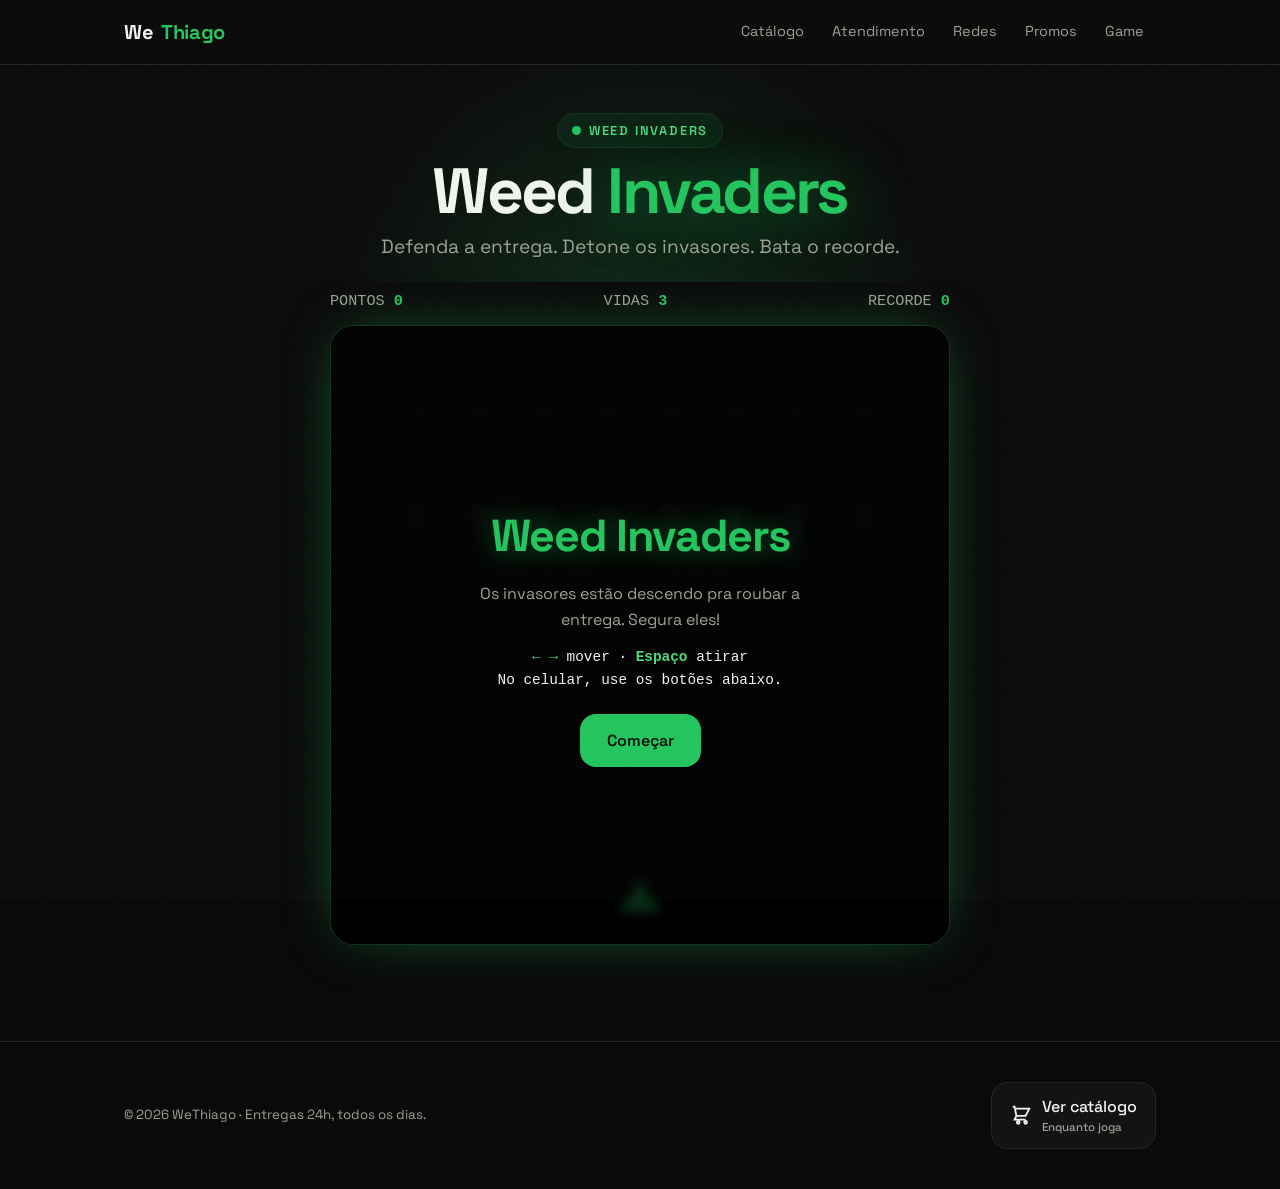
<file: game.html>
<!DOCTYPE html>
<html lang="pt-BR">
<head>
  <meta charset="UTF-8" />
  <meta name="viewport" content="width=device-width, initial-scale=1.0" />
  <title>WeThiago — Weed Invaders</title>
  <meta name="description" content="Weed Invaders: o Space Invaders da WeThiago. Defenda a entrega, some pontos e bata seu recorde." />
  <link rel="preconnect" href="https://fonts.googleapis.com" />
  <link rel="preconnect" href="https://fonts.gstatic.com" crossorigin />
  <link href="https://fonts.googleapis.com/css2?family=Space+Grotesk:wght@400;500;600;700&display=swap" rel="stylesheet" />
  <link rel="stylesheet" href="style.css" />
  <style>
    .page-hero { padding: 48px 0 20px; position: relative; overflow: hidden; text-align: center; }
    .page-hero__glow {
      position: absolute; top: -40%; left: 50%; transform: translateX(-50%);
      width: 720px; height: 720px; max-width: 120vw;
      background: radial-gradient(circle, color-mix(in srgb, var(--accent) 18%, transparent) 0%, transparent 62%);
      pointer-events: none; z-index: 0;
    }
    .page-hero .wrap { position: relative; z-index: 1; }
    .page-hero h1 {
      font-family: var(--font-display); font-weight: 700; letter-spacing: -0.04em;
      line-height: 0.98; font-size: clamp(2.2rem, 7vw, 4rem); margin: 12px 0 10px;
    }
    .page-hero h1 .accent { color: var(--accent); text-shadow: 0 0 60px color-mix(in srgb, var(--accent) 50%, transparent); }
    .page-hero__tag { color: var(--fg-dim); font-size: clamp(1rem, 2.4vw, 1.2rem); }

    .game-wrap { padding: 8px 0 56px; }
    .stage {
      position: relative; max-width: 620px; margin: 0 auto;
      border: 1px solid var(--accent-dim); border-radius: var(--radius-lg); overflow: hidden;
      background: #000; box-shadow: 0 0 60px -20px color-mix(in srgb, var(--accent) 60%, transparent);
    }
    canvas { display: block; width: 100%; height: auto; background: #000; touch-action: none; }

    /* Overlays */
    .overlay {
      position: absolute; inset: 0; display: grid; place-items: center; text-align: center;
      background: color-mix(in srgb, #000 78%, transparent); backdrop-filter: blur(4px);
      font-family: "Space Grotesk", monospace; padding: 24px; z-index: 2;
    }
    .overlay.hidden { display: none; }
    .overlay__inner { max-width: 34ch; }
    .overlay h2 { font-family: var(--font-display); font-weight: 700; font-size: clamp(1.8rem, 6vw, 2.8rem); letter-spacing: -0.03em; color: var(--accent); text-shadow: 0 0 30px color-mix(in srgb, var(--accent) 55%, transparent); }
    .overlay p { color: var(--fg-dim); margin: 12px 0 8px; line-height: 1.6; }
    .overlay .keys { font-family: monospace; color: var(--fg); font-size: 0.9rem; margin: 14px 0 22px; }
    .overlay .keys b { color: var(--accent-hi); }
    .overlay .final-score { font-family: monospace; color: var(--accent-hi); font-size: 1.2rem; margin: 8px 0 4px; }

    /* HUD */
    .hud {
      display: flex; justify-content: space-between; align-items: center; gap: 12px;
      max-width: 620px; margin: 0 auto 12px; font-family: monospace; font-size: 0.95rem;
    }
    .hud span { color: var(--fg-dim); }
    .hud b { color: var(--accent); font-weight: 700; }

    /* Mobile controls */
    .controls { display: none; max-width: 620px; margin: 16px auto 0; gap: 12px; }
    .controls button {
      flex: 1; font-family: var(--font-display); font-weight: 700; font-size: 1.4rem;
      background: var(--bg-card); color: var(--accent); border: 1px solid var(--accent-dim);
      border-radius: var(--radius); padding: 18px 0; cursor: pointer; user-select: none;
      -webkit-user-select: none; transition: background .12s, transform .1s;
    }
    .controls button:active { background: var(--accent-dim); transform: translateY(1px); }
    .controls .fire { flex: 1.4; color: #04140a; background: var(--accent); border-color: var(--accent); }

    @media (hover: none) and (pointer: coarse) { .controls { display: flex; } }
    @media (max-width: 640px) { .controls { display: flex; } }
  </style>
</head>
<body>

  <!-- NAV -->
  <header class="nav">
    <div class="wrap nav__inner">
      <a href="index.html" class="brand">We<span class="dot">Thiago</span></a>
      <nav class="nav__links" id="navLinks">
        <a href="catalogo.html">Catálogo</a>
        <a href="atendimento.html">Atendimento</a>
        <a href="https://www.instagram.com/wethiago" target="_blank" rel="noopener">Redes</a>
        <a href="promos.html">Promos</a>
        <a href="game.html">Game</a>
      </nav>
      <button class="nav__burger" id="burger" aria-label="Abrir menu" aria-expanded="false">
        <svg width="26" height="26" viewBox="0 0 24 24" fill="none" stroke="currentColor" stroke-width="2" stroke-linecap="round"><line x1="4" y1="7" x2="20" y2="7"/><line x1="4" y1="12" x2="20" y2="12"/><line x1="4" y1="17" x2="20" y2="17"/></svg>
      </button>
    </div>
  </header>

  <!-- PAGE HERO -->
  <section class="page-hero">
    <div class="page-hero__glow"></div>
    <div class="wrap">
      <span class="eyebrow"><span class="pulse"></span> Weed Invaders</span>
      <h1>Weed <span class="accent">Invaders</span></h1>
      <p class="page-hero__tag">Defenda a entrega. Detone os invasores. Bata o recorde.</p>
    </div>
  </section>

  <!-- GAME -->
  <section class="game-wrap">
    <div class="wrap">
      <div class="hud">
        <span>PONTOS <b id="score">0</b></span>
        <span>VIDAS <b id="lives">3</b></span>
        <span>RECORDE <b id="best">0</b></span>
      </div>

      <div class="stage">
        <canvas id="game" width="620" height="620"></canvas>

        <!-- Start overlay -->
        <div class="overlay" id="ovStart">
          <div class="overlay__inner">
            <h2>Weed Invaders</h2>
            <p>Os invasores estão descendo pra roubar a entrega. Segura eles!</p>
            <p class="keys">
              <b>← →</b> mover · <b>Espaço</b> atirar<br />
              No celular, use os botões abaixo.
            </p>
            <button class="btn btn--primary" id="btnStart" style="justify-content:center">Começar</button>
          </div>
        </div>

        <!-- End overlay -->
        <div class="overlay hidden" id="ovEnd">
          <div class="overlay__inner">
            <h2 id="endTitle">Game Over</h2>
            <p id="endMsg">Os invasores passaram.</p>
            <p class="final-score">Pontos: <span id="endScore">0</span></p>
            <p class="final-score" id="endBest">Recorde: 0</p>
            <button class="btn btn--primary" id="btnRestart" style="justify-content:center;margin-top:14px">Jogar de novo</button>
          </div>
        </div>
      </div>

      <!-- Mobile controls -->
      <div class="controls" id="controls">
        <button id="btnLeft" aria-label="Esquerda">◀</button>
        <button class="fire" id="btnFire" aria-label="Atirar">ATIRAR</button>
        <button id="btnRight" aria-label="Direita">▶</button>
      </div>
    </div>
  </section>

  <!-- FOOTER -->
  <footer class="footer">
    <div class="wrap footer__inner">
      <small>© <span id="year"></span> WeThiago · Entregas 24h, todos os dias.</small>
      <a class="badge" href="catalogo.html">
        <svg width="22" height="22" viewBox="0 0 24 24" fill="none" stroke="currentColor" stroke-width="2"><path d="M3 3h2l.4 2M7 13h10l4-8H5.4M7 13 5.4 5M7 13l-2 4h12"/><circle cx="9" cy="20" r="1.5"/><circle cx="17" cy="20" r="1.5"/></svg>
        <span>Ver catálogo<small>Enquanto joga</small></span>
      </a>
    </div>
  </footer>

  <script>
    document.getElementById('year').textContent = new Date().getFullYear();
    // Mobile menu
    const burger = document.getElementById('burger');
    const navLinks = document.getElementById('navLinks');
    burger.addEventListener('click', () => {
      const open = navLinks.classList.toggle('open');
      burger.setAttribute('aria-expanded', open);
    });

    // ============ WEED INVADERS ============
    const canvas = document.getElementById('game');
    const ctx = canvas.getContext('2d');
    const W = canvas.width, H = canvas.height;

    const scoreEl = document.getElementById('score');
    const livesEl = document.getElementById('lives');
    const bestEl  = document.getElementById('best');
    const ovStart = document.getElementById('ovStart');
    const ovEnd   = document.getElementById('ovEnd');
    const endTitle = document.getElementById('endTitle');
    const endMsg  = document.getElementById('endMsg');
    const endScore = document.getElementById('endScore');
    const endBest = document.getElementById('endBest');

    const GREEN = '#22c55e';
    const GREEN_HI = '#4ade80';

    let best = +(localStorage.getItem('wethiago_invaders_best') || 0);
    bestEl.textContent = best;

    // ---- Audio (simple beeps) ----
    let audioCtx = null;
    function beep(freq, dur, type = 'square', vol = 0.05) {
      try {
        if (!audioCtx) audioCtx = new (window.AudioContext || window.webkitAudioContext)();
        const o = audioCtx.createOscillator();
        const g = audioCtx.createGain();
        o.type = type; o.frequency.value = freq;
        g.gain.value = vol;
        o.connect(g); g.connect(audioCtx.destination);
        const t = audioCtx.currentTime;
        o.start(t);
        g.gain.exponentialRampToValueAtTime(0.0001, t + dur);
        o.stop(t + dur);
      } catch (e) {}
    }
    const sndLaser = () => beep(880, 0.08, 'square', 0.04);
    const sndBoom  = () => { beep(120, 0.18, 'sawtooth', 0.06); beep(80, 0.22, 'square', 0.04); };
    const sndHit   = () => beep(200, 0.25, 'sawtooth', 0.07);
    const sndOver  = () => { beep(300, 0.2, 'square', 0.06); setTimeout(() => beep(200, 0.25, 'square', 0.06), 160); setTimeout(() => beep(120, 0.4, 'square', 0.06), 340); };
    const sndWin   = () => { [523, 659, 784, 1047].forEach((f, i) => setTimeout(() => beep(f, 0.14, 'square', 0.06), i * 130)); };

    // ---- State ----
    let state = 'idle'; // idle | playing | over | won
    let player, bullets, enemyBullets, enemies, keys, score, lives;
    let enemyDir, enemyStep, enemyTimer, enemyInterval, lastShot, animId, wobble;

    const EROWS = 3, ECOLS = 8;
    const EMOJIS = ['👾', '🌿', '👽']; // per row

    function reset() {
      player = { x: W / 2 - 22, y: H - 54, w: 44, h: 20, speed: 6 };
      bullets = [];
      enemyBullets = [];
      enemies = [];
      keys = { left: false, right: false, fire: false };
      score = 0; lives = 3;
      enemyDir = 1; enemyStep = 14; enemyInterval = 46; enemyTimer = 0;
      lastShot = 0; wobble = 0;

      const ew = 40, eh = 32, gapX = 24, gapY = 22;
      const totalW = ECOLS * ew + (ECOLS - 1) * gapX;
      const startX = (W - totalW) / 2;
      const startY = 70;
      for (let r = 0; r < EROWS; r++) {
        for (let c = 0; c < ECOLS; c++) {
          enemies.push({
            x: startX + c * (ew + gapX),
            y: startY + r * (eh + gapY),
            w: ew, h: eh, row: r, alive: true,
            points: (EROWS - r) * 10
          });
        }
      }
      updateHud();
    }

    function updateHud() {
      scoreEl.textContent = score;
      livesEl.textContent = lives;
      bestEl.textContent = best;
    }

    function start() {
      reset();
      state = 'playing';
      ovStart.classList.add('hidden');
      ovEnd.classList.add('hidden');
      if (audioCtx && audioCtx.state === 'suspended') audioCtx.resume();
      cancelAnimationFrame(animId);
      loop();
    }

    function endGame(won) {
      state = won ? 'won' : 'over';
      if (score > best) { best = score; localStorage.setItem('wethiago_invaders_best', best); }
      updateHud();
      endTitle.textContent = won ? 'Você ganhou! 🎉' : 'Game Over';
      endMsg.textContent = won ? 'Entrega salva. Os invasores foram detonados!' : 'Os invasores passaram. Tenta de novo!';
      endScore.textContent = score;
      endBest.textContent = 'Recorde: ' + best;
      ovEnd.classList.remove('hidden');
      won ? sndWin() : sndOver();
    }

    function fire() {
      const now = performance.now();
      if (now - lastShot < 320) return;
      lastShot = now;
      bullets.push({ x: player.x + player.w / 2 - 2, y: player.y - 10, w: 4, h: 14, speed: 9 });
      sndLaser();
    }

    function enemyShoot() {
      const alive = enemies.filter(e => e.alive);
      if (!alive.length) return;
      // shoot from a random front-column enemy
      const shooter = alive[Math.floor(Math.random() * alive.length)];
      enemyBullets.push({ x: shooter.x + shooter.w / 2 - 2, y: shooter.y + shooter.h, w: 4, h: 12, speed: 4 });
    }

    function update() {
      wobble += 0.08;
      // player move
      if (keys.left)  player.x -= player.speed;
      if (keys.right) player.x += player.speed;
      player.x = Math.max(8, Math.min(W - player.w - 8, player.x));
      if (keys.fire) fire();

      // bullets up
      bullets.forEach(b => b.y -= b.speed);
      bullets = bullets.filter(b => b.y + b.h > 0);

      // enemy bullets down
      enemyBullets.forEach(b => b.y += b.speed);
      enemyBullets = enemyBullets.filter(b => b.y < H);

      // enemy march
      enemyTimer++;
      const aliveEnemies = enemies.filter(e => e.alive);
      const aliveCount = aliveEnemies.length;
      // speed up as fewer remain
      const interval = Math.max(10, enemyInterval - (ECOLS * EROWS - aliveCount) * 1.2);
      if (enemyTimer >= interval) {
        enemyTimer = 0;
        let hitEdge = false;
        const minX = Math.min(...aliveEnemies.map(e => e.x));
        const maxX = Math.max(...aliveEnemies.map(e => e.x + e.w));
        if ((enemyDir > 0 && maxX + enemyStep > W - 8) || (enemyDir < 0 && minX - enemyStep < 8)) {
          hitEdge = true;
        }
        if (hitEdge) {
          enemies.forEach(e => e.y += 20);
          enemyDir *= -1;
          beep(160, 0.05, 'square', 0.03);
        } else {
          enemies.forEach(e => e.x += enemyStep * enemyDir);
        }
        // random enemy shooting tied to march
        if (Math.random() < 0.5) enemyShoot();
      }

      // collisions: player bullets vs enemies
      bullets.forEach(b => {
        enemies.forEach(e => {
          if (e.alive && b.x < e.x + e.w && b.x + b.w > e.x && b.y < e.y + e.h && b.y + b.h > e.y) {
            e.alive = false; b.dead = true;
            score += e.points;
            sndBoom();
          }
        });
      });
      bullets = bullets.filter(b => !b.dead);

      // enemy bullets vs player
      enemyBullets.forEach(b => {
        if (b.x < player.x + player.w && b.x + b.w > player.x && b.y < player.y + player.h && b.y + b.h > player.y) {
          b.dead = true;
          lives--;
          sndHit();
          updateHud();
          if (lives <= 0) endGame(false);
        }
      });
      enemyBullets = enemyBullets.filter(b => !b.dead);

      updateHud();

      // win?
      if (enemies.every(e => !e.alive)) { endGame(true); return; }

      // lose if enemies reach player line
      if (aliveEnemies.some(e => e.y + e.h >= player.y - 6)) { endGame(false); return; }
    }

    // ---- Drawing ----
    function drawStars() {
      ctx.fillStyle = 'rgba(34,197,94,0.14)';
      for (let i = 0; i < 40; i++) {
        const x = (i * 97) % W;
        const y = (i * 53 + (wobble * 8)) % H;
        ctx.fillRect(x, y, 2, 2);
      }
    }

    function drawPlayer() {
      ctx.save();
      ctx.shadowColor = GREEN; ctx.shadowBlur = 12;
      ctx.fillStyle = GREEN;
      const { x, y, w, h } = player;
      // ship body
      ctx.beginPath();
      ctx.moveTo(x + w / 2, y);
      ctx.lineTo(x + w, y + h);
      ctx.lineTo(x, y + h);
      ctx.closePath();
      ctx.fill();
      ctx.fillRect(x + w / 2 - 3, y - 8, 6, 8); // cannon
      ctx.restore();
    }

    function drawEnemy(e) {
      const t = Math.sin(wobble + e.x * 0.05) * 2;
      ctx.font = '26px monospace';
      ctx.textAlign = 'center';
      ctx.textBaseline = 'middle';
      ctx.fillText(EMOJIS[e.row], e.x + e.w / 2, e.y + e.h / 2 + t);
    }

    function draw() {
      ctx.clearRect(0, 0, W, H);
      ctx.fillStyle = '#000'; ctx.fillRect(0, 0, W, H);
      drawStars();

      enemies.forEach(e => { if (e.alive) drawEnemy(e); });
      drawPlayer();

      ctx.save();
      ctx.shadowColor = GREEN_HI; ctx.shadowBlur = 8;
      ctx.fillStyle = GREEN_HI;
      bullets.forEach(b => ctx.fillRect(b.x, b.y, b.w, b.h));
      ctx.restore();

      ctx.fillStyle = '#f87171';
      enemyBullets.forEach(b => ctx.fillRect(b.x, b.y, b.w, b.h));
    }

    function loop() {
      if (state !== 'playing') return;
      update();
      if (state === 'playing') draw();
      animId = requestAnimationFrame(loop);
    }

    // ---- Input ----
    document.addEventListener('keydown', (e) => {
      if (e.code === 'ArrowLeft')  keys.left = true;
      if (e.code === 'ArrowRight') keys.right = true;
      if (e.code === 'Space') { keys.fire = true; e.preventDefault(); }
      if (e.code === 'Enter' && state !== 'playing') start();
    });
    document.addEventListener('keyup', (e) => {
      if (e.code === 'ArrowLeft')  keys.left = false;
      if (e.code === 'ArrowRight') keys.right = false;
      if (e.code === 'Space') keys.fire = false;
    });

    document.getElementById('btnStart').addEventListener('click', start);
    document.getElementById('btnRestart').addEventListener('click', start);

    // Mobile controls
    function bindHold(id, on, off) {
      const el = document.getElementById(id);
      const down = (e) => { e.preventDefault(); on(); };
      const up = (e) => { e.preventDefault(); off(); };
      el.addEventListener('touchstart', down, { passive: false });
      el.addEventListener('touchend', up, { passive: false });
      el.addEventListener('mousedown', down);
      el.addEventListener('mouseup', up);
      el.addEventListener('mouseleave', up);
    }
    // keys is reset() on start; guard with optional chaining via wrapper
    bindHold('btnLeft',  () => { if (keys) keys.left = true; },  () => { if (keys) keys.left = false; });
    bindHold('btnRight', () => { if (keys) keys.right = true; }, () => { if (keys) keys.right = false; });
    bindHold('btnFire',  () => { if (keys) keys.fire = true; },  () => { if (keys) keys.fire = false; });

    // initial idle frame
    reset();
    draw();
  </script>
</body>
</html>
</file>
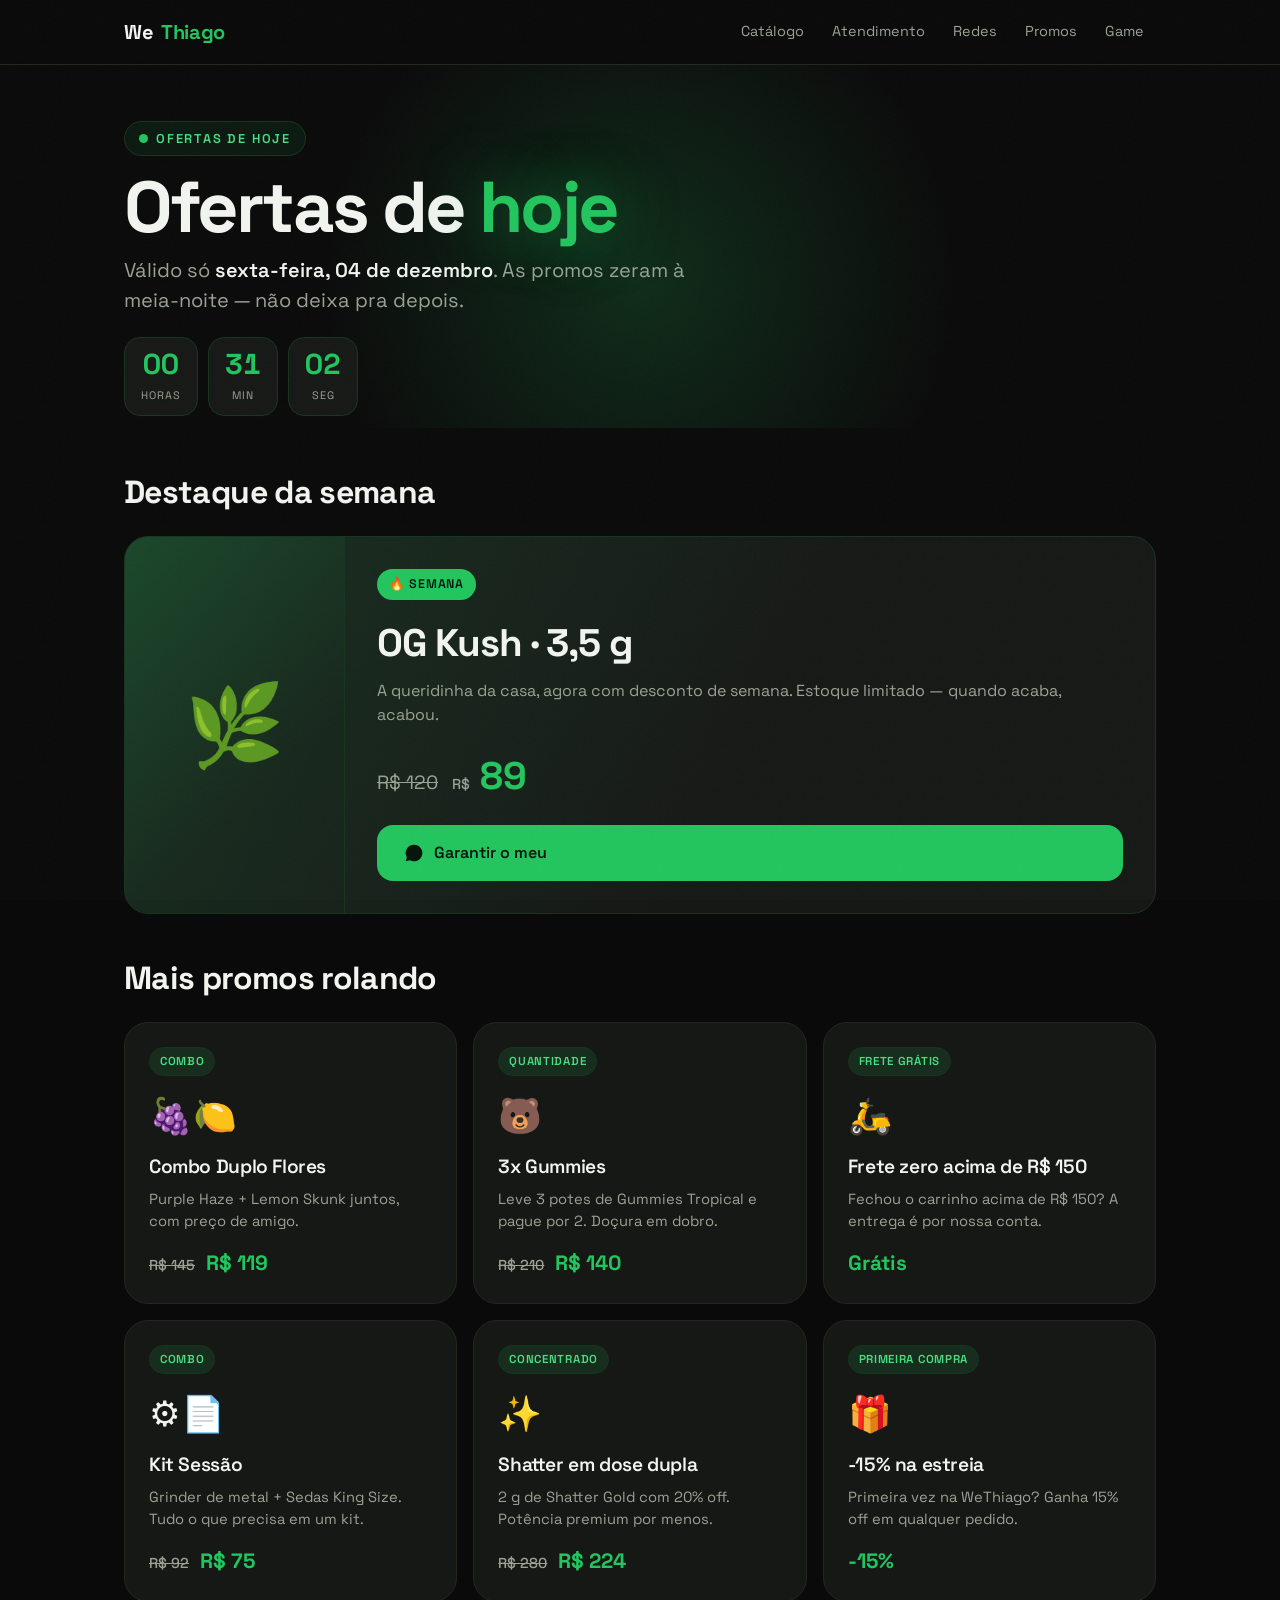
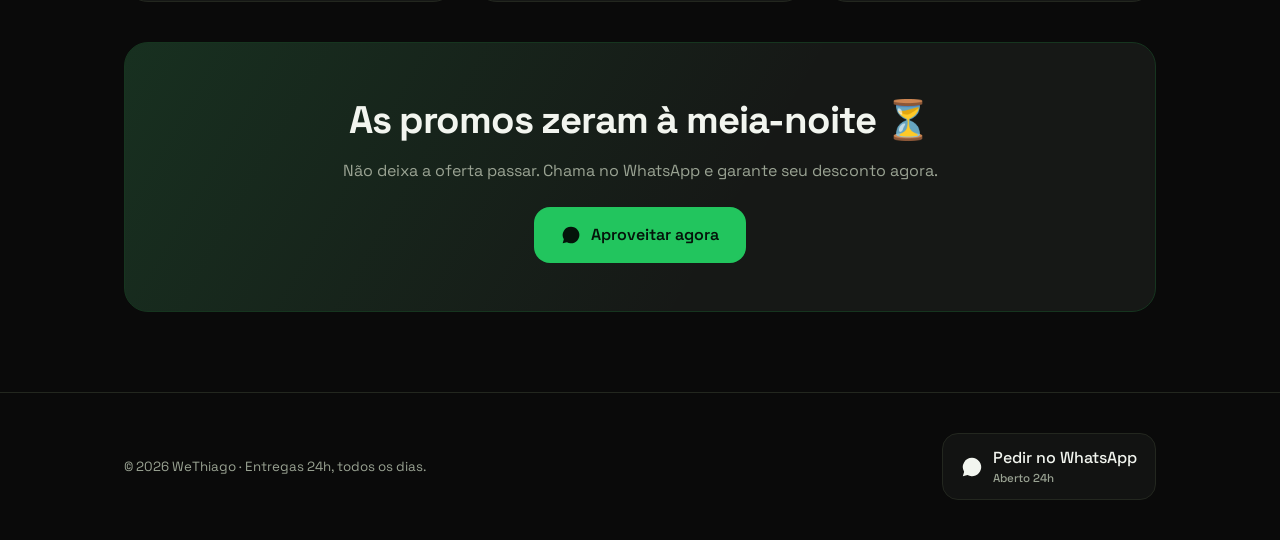
<file: promos.html>
<!DOCTYPE html>
<html lang="pt-BR">
<head>
  <meta charset="UTF-8" />
  <meta name="viewport" content="width=device-width, initial-scale=1.0" />
  <title>WeThiago — Promos</title>
  <meta name="description" content="Promos WeThiago: destaque da semana, combos e descontos. Ofertas por tempo limitado, aproveite no WhatsApp." />
  <link rel="preconnect" href="https://fonts.googleapis.com" />
  <link rel="preconnect" href="https://fonts.gstatic.com" crossorigin />
  <link href="https://fonts.googleapis.com/css2?family=Space+Grotesk:wght@400;500;600;700&display=swap" rel="stylesheet" />
  <link rel="stylesheet" href="style.css" />
  <style>
    .page-hero { padding: 56px 0 12px; position: relative; overflow: hidden; }
    .page-hero__glow {
      position: absolute; top: -40%; left: 50%; transform: translateX(-50%);
      width: 720px; height: 720px; max-width: 120vw;
      background: radial-gradient(circle, color-mix(in srgb, var(--accent) 18%, transparent) 0%, transparent 62%);
      pointer-events: none; z-index: 0;
    }
    .page-hero .wrap { position: relative; z-index: 1; }
    .page-hero h1 {
      font-family: var(--font-display); font-weight: 700; letter-spacing: -0.04em;
      line-height: 0.98; font-size: clamp(2.4rem, 8vw, 4.5rem); margin: 16px 0 12px;
    }
    .page-hero h1 .accent { color: var(--accent); text-shadow: 0 0 60px color-mix(in srgb, var(--accent) 50%, transparent); }
    .page-hero__tag { color: var(--fg-dim); font-size: clamp(1rem, 2.4vw, 1.25rem); max-width: 44ch; }
    .page-hero__tag strong { color: var(--fg); font-weight: 600; }

    /* Countdown */
    .countdown { display: flex; gap: 10px; margin-top: 22px; flex-wrap: wrap; }
    .cd { text-align: center; background: var(--bg-card); border: 1px solid var(--accent-dim); border-radius: var(--radius); padding: 12px 16px; min-width: 68px; }
    .cd__num { font-family: var(--font-display); font-weight: 700; font-size: 1.8rem; color: var(--accent); line-height: 1; font-variant-numeric: tabular-nums; }
    .cd__lbl { display: block; color: var(--fg-dim); font-size: 0.68rem; letter-spacing: 0.1em; text-transform: uppercase; margin-top: 6px; }

    .section { padding: 40px 0; }
    .sub { font-family: var(--font-display); font-weight: 700; letter-spacing: -0.02em; font-size: clamp(1.4rem, 4vw, 2rem); margin-bottom: 20px; }

    /* Featured */
    .feature {
      display: grid; grid-template-columns: 220px 1fr; gap: 0; overflow: hidden;
      border-radius: var(--radius-lg); border: 1px solid var(--accent-dim);
      background: linear-gradient(120deg, color-mix(in srgb, var(--accent) 14%, transparent), transparent 60%), var(--bg-card);
    }
    .feature__art {
      display: grid; place-items: center; font-size: 5rem;
      background: linear-gradient(135deg, color-mix(in srgb, var(--accent) 16%, transparent), transparent 65%);
      border-right: 1px solid var(--accent-dim);
    }
    .feature__body { padding: 32px; display: flex; flex-direction: column; justify-content: center; }
    .badge-hot {
      align-self: flex-start; font-family: var(--font-display); font-weight: 600; font-size: 0.78rem;
      letter-spacing: 0.06em; text-transform: uppercase; color: #04140a; background: var(--accent);
      padding: 6px 12px; border-radius: 999px; margin-bottom: 14px;
    }
    .feature__name { font-family: var(--font-display); font-weight: 700; font-size: clamp(1.6rem, 4vw, 2.4rem); letter-spacing: -0.03em; }
    .feature__desc { color: var(--fg-dim); margin-top: 8px; }
    .feature__price { display: flex; align-items: baseline; gap: 14px; margin: 20px 0; }
    .feature__old { color: var(--fg-dim); text-decoration: line-through; font-size: 1.2rem; }
    .feature__new { font-family: var(--font-display); font-weight: 700; font-size: 2.4rem; color: var(--accent); }
    .feature__new small { color: var(--fg-dim); font-weight: 500; font-size: 0.9rem; }

    /* Promo grid */
    .promo-grid { display: grid; grid-template-columns: repeat(3, 1fr); gap: 16px; }
    .promo {
      position: relative; overflow: hidden;
      background: var(--bg-card); border: 1px solid var(--line); border-radius: var(--radius-lg);
      padding: 24px; transition: border-color .2s, transform .2s; display: flex; flex-direction: column;
    }
    .promo:hover { border-color: var(--accent); transform: translateY(-4px); }
    .promo__tag { align-self: flex-start; font-size: 0.72rem; font-weight: 600; letter-spacing: 0.06em; text-transform: uppercase; color: var(--accent-hi); background: color-mix(in srgb, var(--accent) 12%, transparent); border: 1px solid var(--accent-dim); padding: 5px 10px; border-radius: 999px; margin-bottom: 14px; }
    .promo__emoji { font-size: 2.2rem; margin-bottom: 10px; }
    .promo h3 { font-family: var(--font-display); font-weight: 600; font-size: 1.2rem; letter-spacing: -0.02em; }
    .promo p { color: var(--fg-dim); font-size: 0.92rem; margin-top: 6px; flex: 1; }
    .promo__price { font-family: var(--font-display); font-weight: 700; font-size: 1.3rem; color: var(--accent); margin-top: 16px; }
    .promo__price s { color: var(--fg-dim); font-weight: 500; font-size: 0.9rem; margin-right: 6px; }

    /* Final CTA */
    .final-cta {
      text-align: center; padding: 48px 32px; border-radius: var(--radius-lg);
      border: 1px solid var(--accent-dim);
      background: linear-gradient(120deg, color-mix(in srgb, var(--accent) 14%, transparent), transparent 60%), var(--bg-card);
    }
    .final-cta h2 { font-family: var(--font-display); font-weight: 700; font-size: clamp(1.6rem, 5vw, 2.4rem); letter-spacing: -0.03em; }
    .final-cta p { color: var(--fg-dim); margin: 10px 0 24px; }

    @media (max-width: 860px) { .promo-grid { grid-template-columns: 1fr 1fr; } }
    @media (max-width: 640px) {
      .feature { grid-template-columns: 1fr; }
      .feature__art { height: 140px; border-right: 0; border-bottom: 1px solid var(--accent-dim); }
      .promo-grid { grid-template-columns: 1fr; }
    }
  </style>
</head>
<body>

  <!-- NAV -->
  <header class="nav">
    <div class="wrap nav__inner">
      <a href="index.html" class="brand">We<span class="dot">Thiago</span></a>
      <nav class="nav__links" id="navLinks">
        <a href="catalogo.html">Catálogo</a>
        <a href="atendimento.html">Atendimento</a>
        <a href="https://www.instagram.com/wethiago" target="_blank" rel="noopener">Redes</a>
        <a href="promos.html">Promos</a>
        <a href="game.html">Game</a>
      </nav>
      <button class="nav__burger" id="burger" aria-label="Abrir menu" aria-expanded="false">
        <svg width="26" height="26" viewBox="0 0 24 24" fill="none" stroke="currentColor" stroke-width="2" stroke-linecap="round"><line x1="4" y1="7" x2="20" y2="7"/><line x1="4" y1="12" x2="20" y2="12"/><line x1="4" y1="17" x2="20" y2="17"/></svg>
      </button>
    </div>
  </header>

  <!-- PAGE HERO -->
  <section class="page-hero">
    <div class="page-hero__glow"></div>
    <div class="wrap">
      <span class="eyebrow"><span class="pulse"></span> Ofertas de hoje</span>
      <h1>Ofertas de <span class="accent">hoje</span></h1>
      <p class="page-hero__tag">Válido só <strong id="today"></strong>. As promos zeram à meia-noite — não deixa pra depois.</p>
      <div class="countdown" id="countdown" aria-label="Tempo restante das promoções">
        <div class="cd"><span class="cd__num" id="cd-h">00</span><span class="cd__lbl">horas</span></div>
        <div class="cd"><span class="cd__num" id="cd-m">00</span><span class="cd__lbl">min</span></div>
        <div class="cd"><span class="cd__num" id="cd-s">00</span><span class="cd__lbl">seg</span></div>
      </div>
    </div>
  </section>

  <!-- FEATURED -->
  <section class="section">
    <div class="wrap">
      <h2 class="sub">Destaque da semana</h2>
      <div class="feature">
        <div class="feature__art" aria-hidden="true">🌿</div>
        <div class="feature__body">
          <span class="badge-hot">🔥 Semana</span>
          <h3 class="feature__name">OG Kush · 3,5 g</h3>
          <p class="feature__desc">A queridinha da casa, agora com desconto de semana. Estoque limitado — quando acaba, acabou.</p>
          <div class="feature__price">
            <span class="feature__old">R$ 120</span>
            <span class="feature__new"><small>R$</small> 89</span>
          </div>
          <a class="btn btn--primary" href="https://wa.me/5500000000000?text=Quero+OG+Kush+da+promo+da+semana" target="_blank" rel="noopener">
            <svg width="20" height="20" viewBox="0 0 24 24" fill="currentColor"><path d="M12 2a10 10 0 0 0-8.6 15.1L2 22l5.1-1.3A10 10 0 1 0 12 2Z"/></svg>
            Garantir o meu
          </a>
        </div>
      </div>
    </div>
  </section>

  <!-- PROMO GRID -->
  <section class="section" style="padding-top:0">
    <div class="wrap">
      <h2 class="sub">Mais promos rolando</h2>
      <div class="promo-grid">
        <article class="promo">
          <span class="promo__tag">Combo</span>
          <div class="promo__emoji" aria-hidden="true">🍇🍋</div>
          <h3>Combo Duplo Flores</h3>
          <p>Purple Haze + Lemon Skunk juntos, com preço de amigo.</p>
          <div class="promo__price"><s>R$ 145</s> R$ 119</div>
        </article>
        <article class="promo">
          <span class="promo__tag">Quantidade</span>
          <div class="promo__emoji" aria-hidden="true">🐻</div>
          <h3>3x Gummies</h3>
          <p>Leve 3 potes de Gummies Tropical e pague por 2. Doçura em dobro.</p>
          <div class="promo__price"><s>R$ 210</s> R$ 140</div>
        </article>
        <article class="promo">
          <span class="promo__tag">Frete grátis</span>
          <div class="promo__emoji" aria-hidden="true">🛵</div>
          <h3>Frete zero acima de R$ 150</h3>
          <p>Fechou o carrinho acima de R$ 150? A entrega é por nossa conta.</p>
          <div class="promo__price">Grátis</div>
        </article>
        <article class="promo">
          <span class="promo__tag">Combo</span>
          <div class="promo__emoji" aria-hidden="true">⚙️📄</div>
          <h3>Kit Sessão</h3>
          <p>Grinder de metal + Sedas King Size. Tudo o que precisa em um kit.</p>
          <div class="promo__price"><s>R$ 92</s> R$ 75</div>
        </article>
        <article class="promo">
          <span class="promo__tag">Concentrado</span>
          <div class="promo__emoji" aria-hidden="true">✨</div>
          <h3>Shatter em dose dupla</h3>
          <p>2 g de Shatter Gold com 20% off. Potência premium por menos.</p>
          <div class="promo__price"><s>R$ 280</s> R$ 224</div>
        </article>
        <article class="promo">
          <span class="promo__tag">Primeira compra</span>
          <div class="promo__emoji" aria-hidden="true">🎁</div>
          <h3>-15% na estreia</h3>
          <p>Primeira vez na WeThiago? Ganha 15% off em qualquer pedido.</p>
          <div class="promo__price">-15%</div>
        </article>
      </div>
    </div>
  </section>

  <!-- FINAL CTA -->
  <section class="section" style="padding-top:0">
    <div class="wrap">
      <div class="final-cta">
        <h2>As promos zeram à meia-noite ⏳</h2>
        <p>Não deixa a oferta passar. Chama no WhatsApp e garante seu desconto agora.</p>
        <a class="btn btn--primary" href="https://wa.me/5500000000000?text=Quero+aproveitar+as+promos+de+hoje" target="_blank" rel="noopener">
          <svg width="20" height="20" viewBox="0 0 24 24" fill="currentColor"><path d="M12 2a10 10 0 0 0-8.6 15.1L2 22l5.1-1.3A10 10 0 1 0 12 2Z"/></svg>
          Aproveitar agora
        </a>
      </div>
    </div>
  </section>

  <!-- FOOTER -->
  <footer class="footer">
    <div class="wrap footer__inner">
      <small>© <span id="year"></span> WeThiago · Entregas 24h, todos os dias.</small>
      <a class="badge" href="https://wa.me/5500000000000" target="_blank" rel="noopener">
        <svg width="22" height="22" viewBox="0 0 24 24" fill="currentColor"><path d="M12 2a10 10 0 0 0-8.6 15.1L2 22l5.1-1.3A10 10 0 1 0 12 2Z"/></svg>
        <span>Pedir no WhatsApp<small>Aberto 24h</small></span>
      </a>
    </div>
  </footer>

  <script>
    document.getElementById('year').textContent = new Date().getFullYear();
    const burger = document.getElementById('burger');
    const links = document.getElementById('navLinks');
    burger.addEventListener('click', () => {
      const open = links.classList.toggle('open');
      burger.setAttribute('aria-expanded', open);
    });

    // Dynamic date
    const fmt = new Intl.DateTimeFormat('pt-BR', { weekday: 'long', day: '2-digit', month: 'long' });
    document.getElementById('today').textContent = fmt.format(new Date());

    // Countdown to midnight
    const h = document.getElementById('cd-h');
    const m = document.getElementById('cd-m');
    const s = document.getElementById('cd-s');
    const pad = n => String(n).padStart(2, '0');
    function tick() {
      const now = new Date();
      const end = new Date(now.getFullYear(), now.getMonth(), now.getDate() + 1, 0, 0, 0);
      let diff = Math.max(0, Math.floor((end - now) / 1000));
      h.textContent = pad(Math.floor(diff / 3600));
      m.textContent = pad(Math.floor((diff % 3600) / 60));
      s.textContent = pad(diff % 60);
    }
    tick();
    setInterval(tick, 1000);
  </script>
</body>
</html>
</file>
<file: style.css>
/* WeThiago — Neon Delivery Brutalism
   Dark canvas · one toxic-green accent · oversized type · solid rounded buttons */

:root {
  --bg: #0a0a0a;
  --bg-elev: #121312;
  --bg-card: #161816;
  --line: #23271f;
  --fg: #f2f5ef;
  --fg-dim: #9aa393;
  --accent: #22c55e;
  --accent-hi: #4ade80;
  --accent-dim: #16351f;
  --radius: 16px;
  --radius-lg: 24px;
  --maxw: 1080px;
  --font-display: "Space Grotesk", "Geist", system-ui, sans-serif;
  --font-body: "Space Grotesk", system-ui, sans-serif;
}

* { box-sizing: border-box; margin: 0; padding: 0; }

html { scroll-behavior: smooth; }

body {
  background: var(--bg);
  color: var(--fg);
  font-family: var(--font-body);
  line-height: 1.5;
  -webkit-font-smoothing: antialiased;
  overflow-x: hidden;
  position: relative;
}

/* Grain overlay — texture without weight */
body::after {
  content: "";
  position: fixed;
  inset: 0;
  pointer-events: none;
  z-index: 100;
  opacity: 0.035;
  background-image: url("data:image/svg+xml,%3Csvg xmlns='http://www.w3.org/2000/svg' width='120' height='120'%3E%3Cfilter id='n'%3E%3CfeTurbulence type='fractalNoise' baseFrequency='0.9' numOctaves='3'/%3E%3C/filter%3E%3Crect width='100%25' height='100%25' filter='url(%23n)'/%3E%3C/svg%3E");
}

a { color: inherit; text-decoration: none; }

.wrap { width: 100%; max-width: var(--maxw); margin: 0 auto; padding: 0 24px; }

/* ---------- Nav ---------- */
.nav {
  position: sticky;
  top: 0;
  z-index: 50;
  backdrop-filter: blur(12px);
  background: color-mix(in srgb, var(--bg) 82%, transparent);
  border-bottom: 1px solid var(--line);
}
.nav__inner {
  display: flex;
  align-items: center;
  justify-content: space-between;
  height: 64px;
}
.brand {
  font-family: var(--font-display);
  font-weight: 700;
  font-size: 1.25rem;
  letter-spacing: -0.02em;
  display: inline-flex;
  align-items: center;
  gap: 8px;
}
.brand .dot { color: var(--accent); }
.nav__links { display: flex; gap: 4px; }
.nav__links a {
  font-size: 0.9rem;
  color: var(--fg-dim);
  padding: 8px 12px;
  border-radius: 10px;
  transition: color .18s, background .18s;
}
.nav__links a:hover { color: var(--fg); background: var(--bg-elev); }
.nav__burger { display: none; background: none; border: 0; color: var(--fg); cursor: pointer; }

/* ---------- Buttons ---------- */
.btn {
  display: inline-flex;
  align-items: center;
  gap: 10px;
  font-family: var(--font-display);
  font-weight: 600;
  font-size: 1rem;
  padding: 15px 26px;
  border-radius: var(--radius);
  border: 1px solid transparent;
  cursor: pointer;
  transition: transform .16s ease, box-shadow .16s ease, background .16s;
  will-change: transform;
}
.btn:active { transform: translateY(1px); }
.btn--primary {
  background: var(--accent);
  color: #04140a;
  box-shadow: 0 0 0 0 color-mix(in srgb, var(--accent) 60%, transparent);
}
.btn--primary:hover {
  background: var(--accent-hi);
  box-shadow: 0 12px 40px -8px color-mix(in srgb, var(--accent) 70%, transparent);
  transform: translateY(-2px);
}
.btn--ghost {
  background: var(--bg-elev);
  color: var(--fg);
  border-color: var(--line);
}
.btn--ghost:hover { border-color: var(--accent); color: var(--accent-hi); transform: translateY(-2px); }

/* ---------- Hero ---------- */
.hero { position: relative; padding: 88px 0 64px; overflow: hidden; }
.hero__glow {
  position: absolute;
  top: -20%;
  left: 50%;
  transform: translateX(-50%);
  width: 900px;
  height: 900px;
  max-width: 120vw;
  background: radial-gradient(circle, color-mix(in srgb, var(--accent) 22%, transparent) 0%, transparent 62%);
  pointer-events: none;
  z-index: 0;
}
.hero .wrap { position: relative; z-index: 1; }
.eyebrow {
  display: inline-flex;
  align-items: center;
  gap: 8px;
  font-size: 0.8rem;
  font-weight: 600;
  letter-spacing: 0.14em;
  text-transform: uppercase;
  color: var(--accent-hi);
  border: 1px solid var(--accent-dim);
  background: color-mix(in srgb, var(--accent) 8%, transparent);
  padding: 7px 14px;
  border-radius: 999px;
}
.pulse {
  width: 9px; height: 9px; border-radius: 50%;
  background: var(--accent);
  box-shadow: 0 0 0 0 color-mix(in srgb, var(--accent) 70%, transparent);
  animation: pulse 1.8s infinite;
}
@keyframes pulse {
  0% { box-shadow: 0 0 0 0 color-mix(in srgb, var(--accent) 70%, transparent); }
  70% { box-shadow: 0 0 0 12px transparent; }
  100% { box-shadow: 0 0 0 0 transparent; }
}
.hero h1 {
  font-family: var(--font-display);
  font-weight: 700;
  letter-spacing: -0.04em;
  line-height: 0.95;
  font-size: clamp(3rem, 10vw, 7rem);
  margin: 24px 0 20px;
}
.hero h1 .accent { color: var(--accent); text-shadow: 0 0 60px color-mix(in srgb, var(--accent) 50%, transparent); }
.hero__tag {
  font-size: clamp(1.1rem, 2.6vw, 1.5rem);
  color: var(--fg-dim);
  max-width: 32ch;
  margin-bottom: 36px;
}
.hero__tag em { color: var(--fg); font-style: normal; font-weight: 600; }
.hero__cta { display: flex; flex-wrap: wrap; gap: 14px; }

/* ---------- Channels ---------- */
.channels { padding: 20px 0 8px; }
.channels__grid {
  display: grid;
  grid-template-columns: repeat(4, 1fr);
  gap: 12px;
}
.chan {
  display: flex;
  align-items: center;
  gap: 12px;
  padding: 16px 18px;
  background: var(--bg-card);
  border: 1px solid var(--line);
  border-radius: var(--radius);
  font-weight: 500;
  transition: border-color .18s, transform .18s, background .18s;
}
.chan:hover { border-color: var(--accent); transform: translateY(-3px); }
.chan svg { flex: 0 0 22px; color: var(--accent); }
.chan span small { display: block; color: var(--fg-dim); font-size: 0.78rem; font-weight: 400; }
.chan--soon { opacity: 0.55; }
.chan--soon:hover { border-color: var(--line); transform: none; }

/* ---------- Section head ---------- */
.section { padding: 64px 0; }
.section__head { margin-bottom: 32px; }
.section__head h2 {
  font-family: var(--font-display);
  font-weight: 700;
  letter-spacing: -0.03em;
  font-size: clamp(1.8rem, 5vw, 2.75rem);
}
.section__head p { color: var(--fg-dim); margin-top: 8px; }

/* ---------- Feature cards ---------- */
.features {
  display: grid;
  grid-template-columns: repeat(3, 1fr);
  gap: 18px;
}
.card {
  position: relative;
  background: var(--bg-card);
  border: 1px solid var(--line);
  border-radius: var(--radius-lg);
  padding: 32px 28px;
  overflow: hidden;
  transition: border-color .2s, transform .2s;
}
.card::before {
  content: "";
  position: absolute;
  inset: 0;
  background: radial-gradient(120% 80% at 100% 0%, color-mix(in srgb, var(--accent) 10%, transparent), transparent 60%);
  opacity: 0;
  transition: opacity .25s;
}
.card:hover { border-color: var(--accent); transform: translateY(-4px); }
.card:hover::before { opacity: 1; }
.card__icon {
  width: 52px; height: 52px;
  display: grid; place-items: center;
  border-radius: 14px;
  background: var(--accent-dim);
  color: var(--accent-hi);
  margin-bottom: 20px;
}
.card h3 {
  font-family: var(--font-display);
  font-weight: 600;
  font-size: 1.35rem;
  letter-spacing: -0.02em;
  margin-bottom: 8px;
  position: relative;
}
.card p { color: var(--fg-dim); margin-bottom: 20px; position: relative; }
.card__link {
  font-weight: 600;
  color: var(--accent-hi);
  display: inline-flex;
  align-items: center;
  gap: 6px;
  position: relative;
}
.card__link svg { transition: transform .18s; }
.card:hover .card__link svg { transform: translateX(4px); }

/* ---------- Game card ---------- */
.game {
  display: flex;
  flex-wrap: wrap;
  align-items: center;
  justify-content: space-between;
  gap: 24px;
  padding: 40px;
  border-radius: var(--radius-lg);
  border: 1px solid var(--accent-dim);
  background:
    linear-gradient(120deg, color-mix(in srgb, var(--accent) 12%, transparent), transparent 55%),
    var(--bg-card);
}
.game__txt h3 {
  font-family: var(--font-display);
  font-weight: 700;
  font-size: clamp(1.6rem, 4vw, 2.4rem);
  letter-spacing: -0.03em;
}
.game__txt p { color: var(--fg-dim); margin-top: 6px; }

/* ---------- Footer ---------- */
.footer {
  border-top: 1px solid var(--line);
  padding: 40px 0;
  margin-top: 40px;
}
.footer__inner {
  display: flex;
  flex-wrap: wrap;
  align-items: center;
  justify-content: space-between;
  gap: 20px;
}
.footer small { color: var(--fg-dim); }
.badge {
  display: inline-flex;
  align-items: center;
  gap: 10px;
  padding: 12px 18px;
  border: 1px solid var(--line);
  border-radius: var(--radius);
  background: var(--bg-elev);
  font-weight: 500;
  transition: border-color .18s;
}
.badge:hover { border-color: var(--accent); }
.badge small { color: var(--fg-dim); display: block; font-size: 0.72rem; }

/* ---------- Stub pages ---------- */
.stub {
  min-height: 72vh;
  display: grid;
  place-items: center;
  text-align: center;
  padding: 80px 24px;
  position: relative;
}
.stub__glow {
  position: absolute; inset: 0;
  background: radial-gradient(circle at 50% 30%, color-mix(in srgb, var(--accent) 14%, transparent), transparent 55%);
  pointer-events: none;
}
.stub__inner { position: relative; z-index: 1; max-width: 40ch; }
.stub h1 {
  font-family: var(--font-display);
  font-weight: 700;
  letter-spacing: -0.04em;
  font-size: clamp(2.5rem, 8vw, 5rem);
  line-height: 1;
}
.stub h1 .accent { color: var(--accent); }
.stub p { color: var(--fg-dim); margin: 20px 0 32px; font-size: 1.1rem; }

/* ---------- Reveal animation ---------- */
.reveal { opacity: 0; transform: translateY(24px); transition: opacity .6s ease, transform .6s ease; }
.reveal.in { opacity: 1; transform: none; }

/* ---------- Responsive ---------- */
@media (max-width: 860px) {
  .channels__grid { grid-template-columns: repeat(2, 1fr); }
  .features { grid-template-columns: 1fr; }
}
@media (max-width: 640px) {
  .nav__links { display: none; }
  .nav__links.open {
    display: flex;
    position: absolute;
    top: 64px; left: 0; right: 0;
    flex-direction: column;
    background: var(--bg-elev);
    border-bottom: 1px solid var(--line);
    padding: 12px 24px 20px;
  }
  .nav__burger { display: inline-flex; }
  .hero__cta .btn { flex: 1 1 100%; justify-content: center; }
  .game { flex-direction: column; align-items: flex-start; }
  .game .btn { width: 100%; justify-content: center; }
}

@media (prefers-reduced-motion: reduce) {
  * { animation: none !important; transition: none !important; scroll-behavior: auto; }
  .reveal { opacity: 1; transform: none; }
}
</file>
